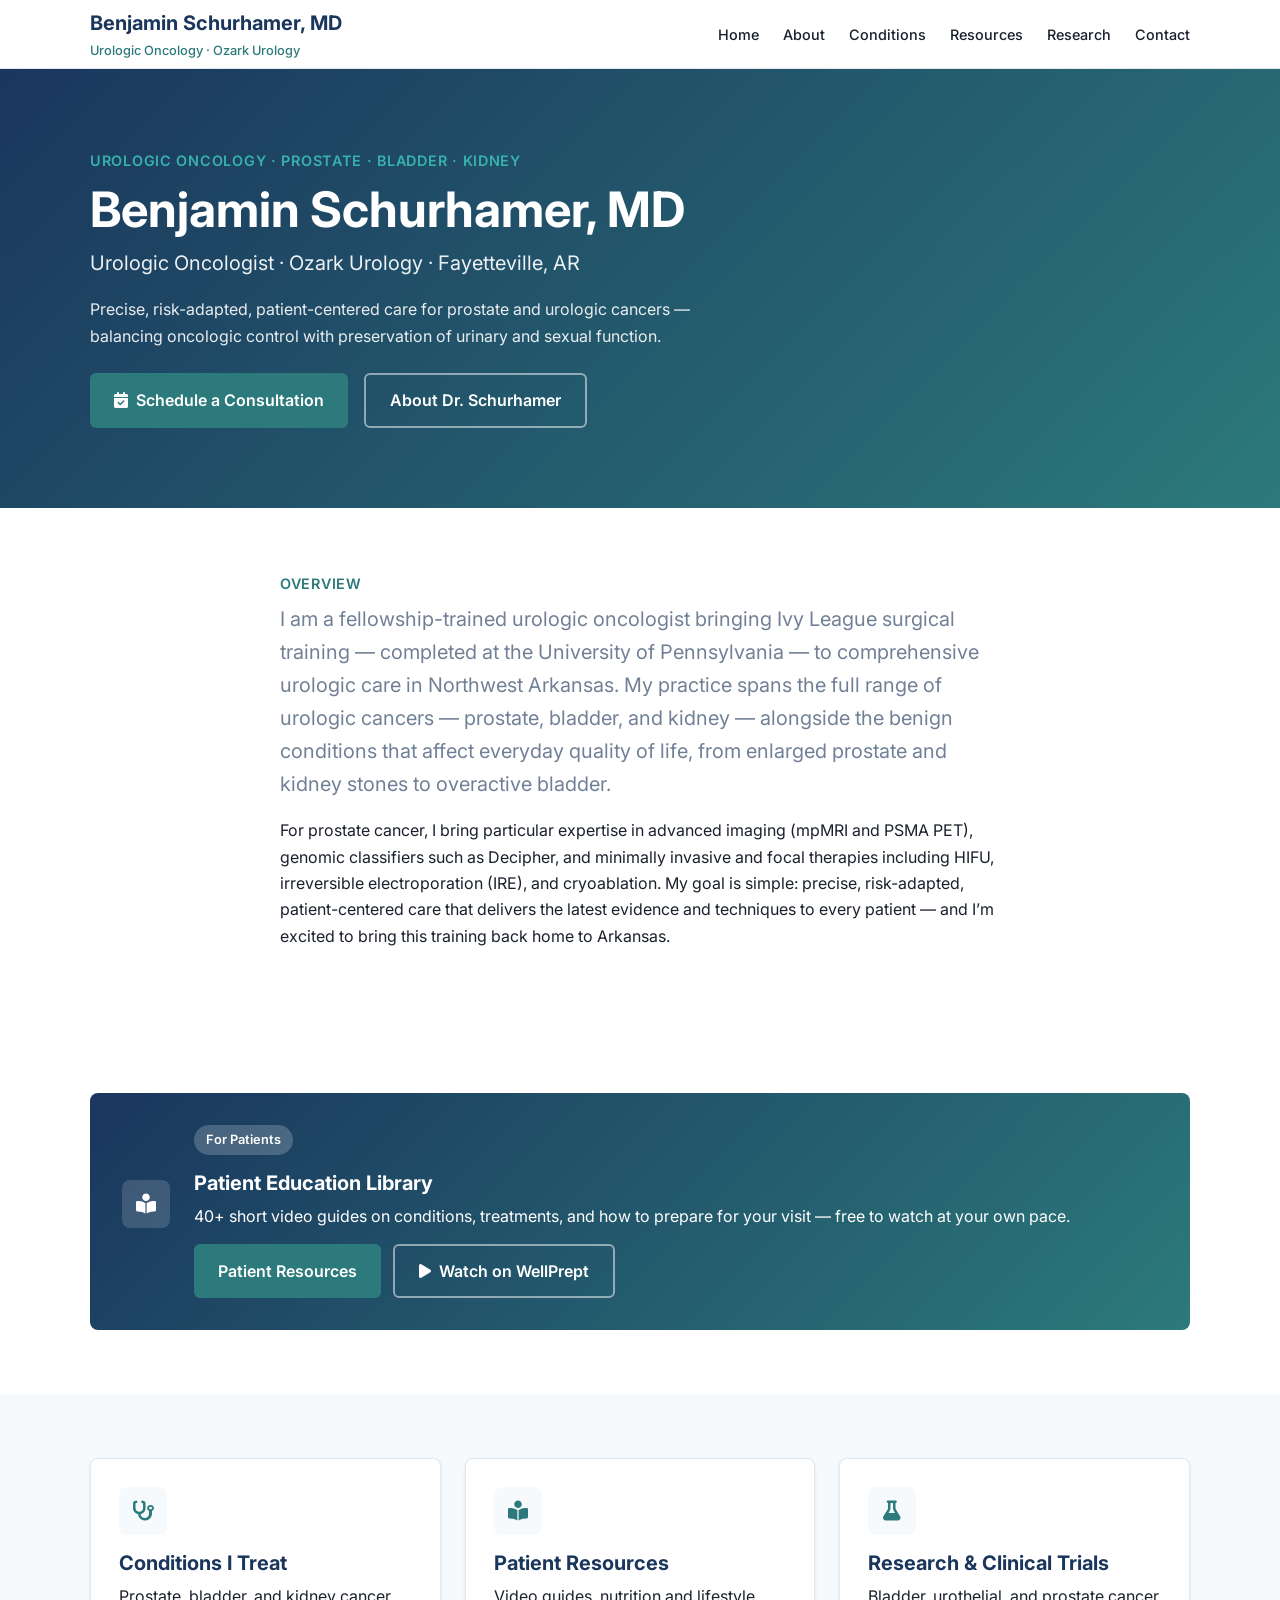
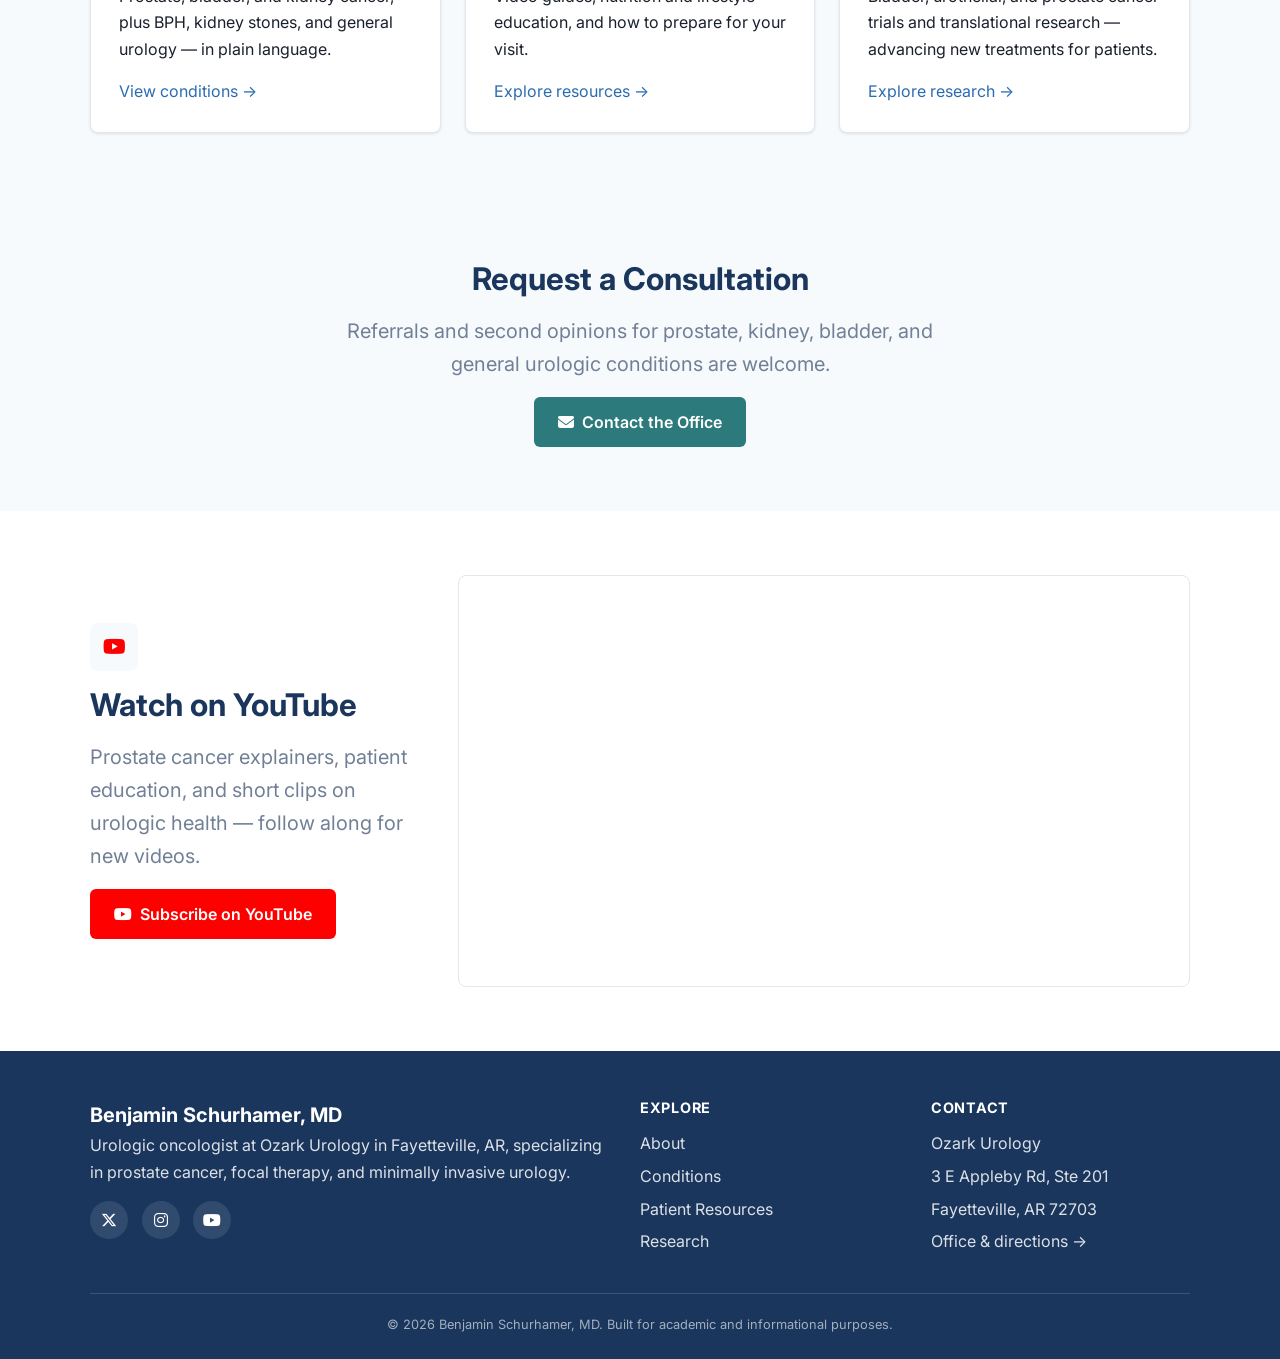
<file: index.html>
<!DOCTYPE html>
<html lang="en">
<head>
  <meta charset="UTF-8">
  <!-- Google tag (gtag.js) -->
  <script async src="https://www.googletagmanager.com/gtag/js?id=G-5ZLYLXT3M9"></script>
  <script>
    window.dataLayer = window.dataLayer || [];
    function gtag(){dataLayer.push(arguments);}
    gtag('js', new Date());
    gtag('config', 'G-5ZLYLXT3M9');
  </script>
  <meta name="viewport" content="width=device-width, initial-scale=1.0">
  <meta name="theme-color" content="#1a365d">
  <title>Benjamin Schurhamer, MD — Urologic Oncology | Fayetteville, AR</title>
  <meta name="description" content="Benjamin Schurhamer, MD — urologic oncologist in Fayetteville, AR specializing in prostate cancer, focal therapy, and minimally invasive urology.">
  <link rel="canonical" href="https://benschurhamer.com/">
  <meta property="og:type" content="website">
  <meta property="og:title" content="Benjamin Schurhamer, MD — Urologic Oncology">
  <meta property="og:description" content="Prostate cancer, focal therapy, advanced imaging, and minimally invasive urology at Ozark Urology, Fayetteville, AR.">
  <meta property="og:url" content="https://benschurhamer.com/">
  <meta property="og:image" content="https://benschurhamer.com/assets/images/headshot.jpg">
  <meta name="twitter:card" content="summary_large_image">
  <meta name="twitter:image" content="https://benschurhamer.com/assets/images/headshot.jpg">
  <link rel="preconnect" href="https://fonts.googleapis.com">
  <link rel="preconnect" href="https://fonts.gstatic.com" crossorigin>
  <link href="https://fonts.googleapis.com/css2?family=Inter:wght@400;500;600;700;800&display=swap" rel="stylesheet">
  <link rel="stylesheet" href="https://cdnjs.cloudflare.com/ajax/libs/font-awesome/6.5.1/css/all.min.css">
  <link rel="stylesheet" href="css/style.css">
  <link rel="icon" href="assets/favicon.svg" type="image/svg+xml">
  <link rel="apple-touch-icon" href="assets/apple-touch-icon.png">
  <script type="application/ld+json">
  {
    "@context": "https://schema.org",
    "@type": "Physician",
    "name": "Benjamin Schurhamer, MD",
    "medicalSpecialty": "Urologic Oncology",
    "url": "https://benschurhamer.com/",
    "telephone": "+1-479-404-1100",
    "image": "https://benschurhamer.com/assets/images/headshot.jpg",
    "memberOf": { "@type": "MedicalOrganization", "name": "Ozark Urology" },
    "address": {
      "@type": "PostalAddress",
      "streetAddress": "3 E Appleby Rd, Ste 201",
      "addressLocality": "Fayetteville",
      "addressRegion": "AR",
      "postalCode": "72703",
      "addressCountry": "US"
    },
    "areaServed": ["Arkansas", "Oklahoma", "Missouri", "Kansas", "New Jersey", "Pennsylvania"],
    "sameAs": [
      "https://x.com/beschur",
      "https://instagram.com/dr.schurhamer",
      "https://www.youtube.com/@benschurhamermd"
    ]
  }
  </script>
  <script type="application/ld+json">
  {
    "@context": "https://schema.org",
    "@type": "MedicalClinic",
    "name": "Benjamin Schurhamer, MD — Ozark Urology",
    "url": "https://benschurhamer.com/",
    "telephone": "+1-479-404-1100",
    "image": "https://benschurhamer.com/assets/images/headshot.jpg",
    "medicalSpecialty": "Urology",
    "address": {
      "@type": "PostalAddress",
      "streetAddress": "3 E Appleby Rd, Ste 201",
      "addressLocality": "Fayetteville",
      "addressRegion": "AR",
      "postalCode": "72703",
      "addressCountry": "US"
    },
    "areaServed": ["Northwest Arkansas", "Fayetteville", "Springdale", "Rogers", "Bentonville"]
  }
  </script>
</head>
<body>
  <a href="#main" class="skip-link">Skip to content</a>

  <header class="nav">
    <div class="nav-inner">
      <a href="/" class="nav-brand">Benjamin Schurhamer, MD<small>Urologic Oncology · Ozark Urology</small></a>
      <button class="nav-toggle" aria-label="Toggle navigation" aria-expanded="false"><i class="fa-solid fa-bars"></i></button>
      <ul class="nav-links">
        <li><a href="/">Home</a></li>
        <li><a href="about">About</a></li>
        <li><a href="conditions">Conditions</a></li>
        <li><a href="resources">Resources</a></li>
        <li><a href="research">Research</a></li>
        <li><a href="team">Contact</a></li>
      </ul>
    </div>
  </header>

  <main id="main">
    <!-- Hero -->
    <section class="hero">
      <div class="container">
        <p class="eyebrow">Urologic Oncology · Prostate · Bladder · Kidney</p>
        <h1>Benjamin Schurhamer, MD</h1>
        <p class="lead" style="color:rgba(255,255,255,.92)">Urologic Oncologist · Ozark Urology · Fayetteville, AR</p>
        <p>Precise, risk-adapted, patient-centered care for prostate and urologic cancers &mdash; balancing oncologic control with preservation of urinary and sexual function.</p>
        <div class="hero-actions">
          <a href="team" class="btn btn-accent"><i class="fa-solid fa-calendar-check"></i> Schedule a Consultation</a>
          <a href="about" class="btn btn-outline">About Dr. Schurhamer</a>
        </div>
      </div>
    </section>

    <!-- Intro -->
    <section class="section">
      <div class="container" style="max-width:760px">
        <p class="eyebrow">Overview</p>
        <p class="lead">I am a fellowship-trained urologic oncologist bringing Ivy League surgical training &mdash; completed at the University of Pennsylvania &mdash; to comprehensive urologic care in Northwest Arkansas. My practice spans the full range of urologic cancers &mdash; prostate, bladder, and kidney &mdash; alongside the benign conditions that affect everyday quality of life, from enlarged prostate and kidney stones to overactive bladder.</p>
        <p>For prostate cancer, I bring particular expertise in advanced imaging (mpMRI and PSMA PET), genomic classifiers such as Decipher, and minimally invasive and focal therapies including HIFU, irreversible electroporation (IRE), and cryoablation. My goal is simple: precise, risk-adapted, patient-centered care that delivers the latest evidence and techniques to every patient &mdash; and I&rsquo;m excited to bring this training back home to Arkansas.</p>
      </div>
    </section>

    <!-- Patient education band -->
    <section class="section">
      <div class="container">
        <div class="callout wp-feature">
          <div class="card-icon" style="flex:none"><i class="fa-solid fa-book-open-reader"></i></div>
          <div>
            <span class="badge" style="background:rgba(255,255,255,.2);color:#fff;border-color:transparent">For Patients</span>
            <h3 style="margin:.5rem 0">Patient Education Library</h3>
            <p style="margin:0 0 .9rem">40+ short video guides on conditions, treatments, and how to prepare for your visit &mdash; free to watch at your own pace.</p>
            <div style="display:flex;flex-wrap:wrap;gap:.75rem">
              <a href="resources" class="btn btn-accent">Patient Resources</a>
              <a href="https://app.wellprept.com/ben-schurhamer" target="_blank" rel="noopener" class="btn btn-outline" style="color:#fff;border-color:rgba(255,255,255,.5)"><i class="fa-solid fa-play"></i> Watch on WellPrept</a>
            </div>
          </div>
        </div>
      </div>
    </section>

    <!-- Highlight cards -->
    <section class="section section-alt">
      <div class="container">
        <div class="cards cards-3">
          <article class="card">
            <div class="card-icon"><i class="fa-solid fa-stethoscope"></i></div>
            <h3><a href="conditions">Conditions I Treat</a></h3>
            <p>Prostate, bladder, and kidney cancer, plus BPH, kidney stones, and general urology &mdash; in plain language.</p>
            <a href="conditions">View conditions &rarr;</a>
          </article>
          <article class="card">
            <div class="card-icon"><i class="fa-solid fa-book-open-reader"></i></div>
            <h3><a href="resources">Patient Resources</a></h3>
            <p>Video guides, nutrition and lifestyle education, and how to prepare for your visit.</p>
            <a href="resources">Explore resources &rarr;</a>
          </article>
          <article class="card">
            <div class="card-icon"><i class="fa-solid fa-flask"></i></div>
            <h3><a href="research">Research &amp; Clinical Trials</a></h3>
            <p>Bladder, urothelial, and prostate cancer trials and translational research &mdash; advancing new treatments for patients.</p>
            <a href="research">Explore research &rarr;</a>
          </article>
        </div>
      </div>
    </section>

    <!-- CTA -->
    <section class="section section-alt text-center">
      <div class="container" style="max-width:640px">
        <h2>Request a Consultation</h2>
        <p class="lead">Referrals and second opinions for prostate, kidney, bladder, and general urologic conditions are welcome.</p>
        <a href="team" class="btn btn-accent"><i class="fa-solid fa-envelope"></i> Contact the Office</a>
      </div>
    </section>

    <!-- YouTube -->
    <section class="section">
      <div class="container">
        <div class="two-col" style="align-items:center">
          <div>
            <div class="card-icon" style="margin:0 0 1rem;color:#FF0000"><i class="fa-brands fa-youtube"></i></div>
            <h2 style="margin-top:0">Watch on YouTube</h2>
            <p class="lead">Prostate cancer explainers, patient education, and short clips on urologic health &mdash; follow along for new videos.</p>
            <a href="https://www.youtube.com/@benschurhamermd?sub_confirmation=1" target="_blank" rel="noopener" class="btn" style="background:#FF0000"><i class="fa-brands fa-youtube"></i> Subscribe on YouTube</a>
          </div>
          <div style="aspect-ratio:16/9;border-radius:var(--radius);overflow:hidden;border:1px solid var(--color-border)">
            <iframe width="100%" height="100%" src="https://www.youtube-nocookie.com/embed/Y9mApdZ2m7c" title="YouTube video by Benjamin Schurhamer, MD" frameborder="0" allow="accelerometer; autoplay; clipboard-write; encrypted-media; gyroscope; picture-in-picture; web-share" referrerpolicy="strict-origin-when-cross-origin" allowfullscreen loading="lazy" style="display:block;border:0"></iframe>
          </div>
        </div>
      </div>
    </section>
  </main>

  <!-- Footer -->
  <footer class="footer">
    <div class="container">
      <div class="footer-grid">
        <div class="footer-brand">
          <strong>Benjamin Schurhamer, MD</strong>
          <p>Urologic oncologist at Ozark Urology in Fayetteville, AR, specializing in prostate cancer, focal therapy, and minimally invasive urology.</p>
          <div class="footer-social">
            <a class="js-social-x" href="https://x.com/beschur" target="_blank" rel="noopener" aria-label="X (Twitter)"><i class="fa-brands fa-x-twitter"></i></a>
            <a class="js-social-ig" href="https://instagram.com/dr.schurhamer" target="_blank" rel="noopener" aria-label="Instagram"><i class="fa-brands fa-instagram"></i></a>
            <a href="https://www.youtube.com/@benschurhamermd" target="_blank" rel="noopener" aria-label="YouTube"><i class="fa-brands fa-youtube"></i></a>
          </div>
        </div>
        <div>
          <h4>Explore</h4>
          <ul>
            <li><a href="about">About</a></li>
            <li><a href="conditions">Conditions</a></li>
            <li><a href="resources">Patient Resources</a></li>
                <li><a href="research">Research</a></li>
              </ul>
        </div>
        <div>
          <h4>Contact</h4>
          <ul>
            <li>Ozark Urology</li>
            <li>3 E Appleby Rd, Ste 201</li>
            <li>Fayetteville, AR 72703</li>
            <li><a href="team">Office &amp; directions &rarr;</a></li>
          </ul>
        </div>
      </div>
      <div class="footer-bottom">&copy; <span class="js-year">2026</span> Benjamin Schurhamer, MD. Built for academic and informational purposes.</div>
    </div>
  </footer>

  <script src="js/main.js" defer></script>
</body>
</html>
</file>
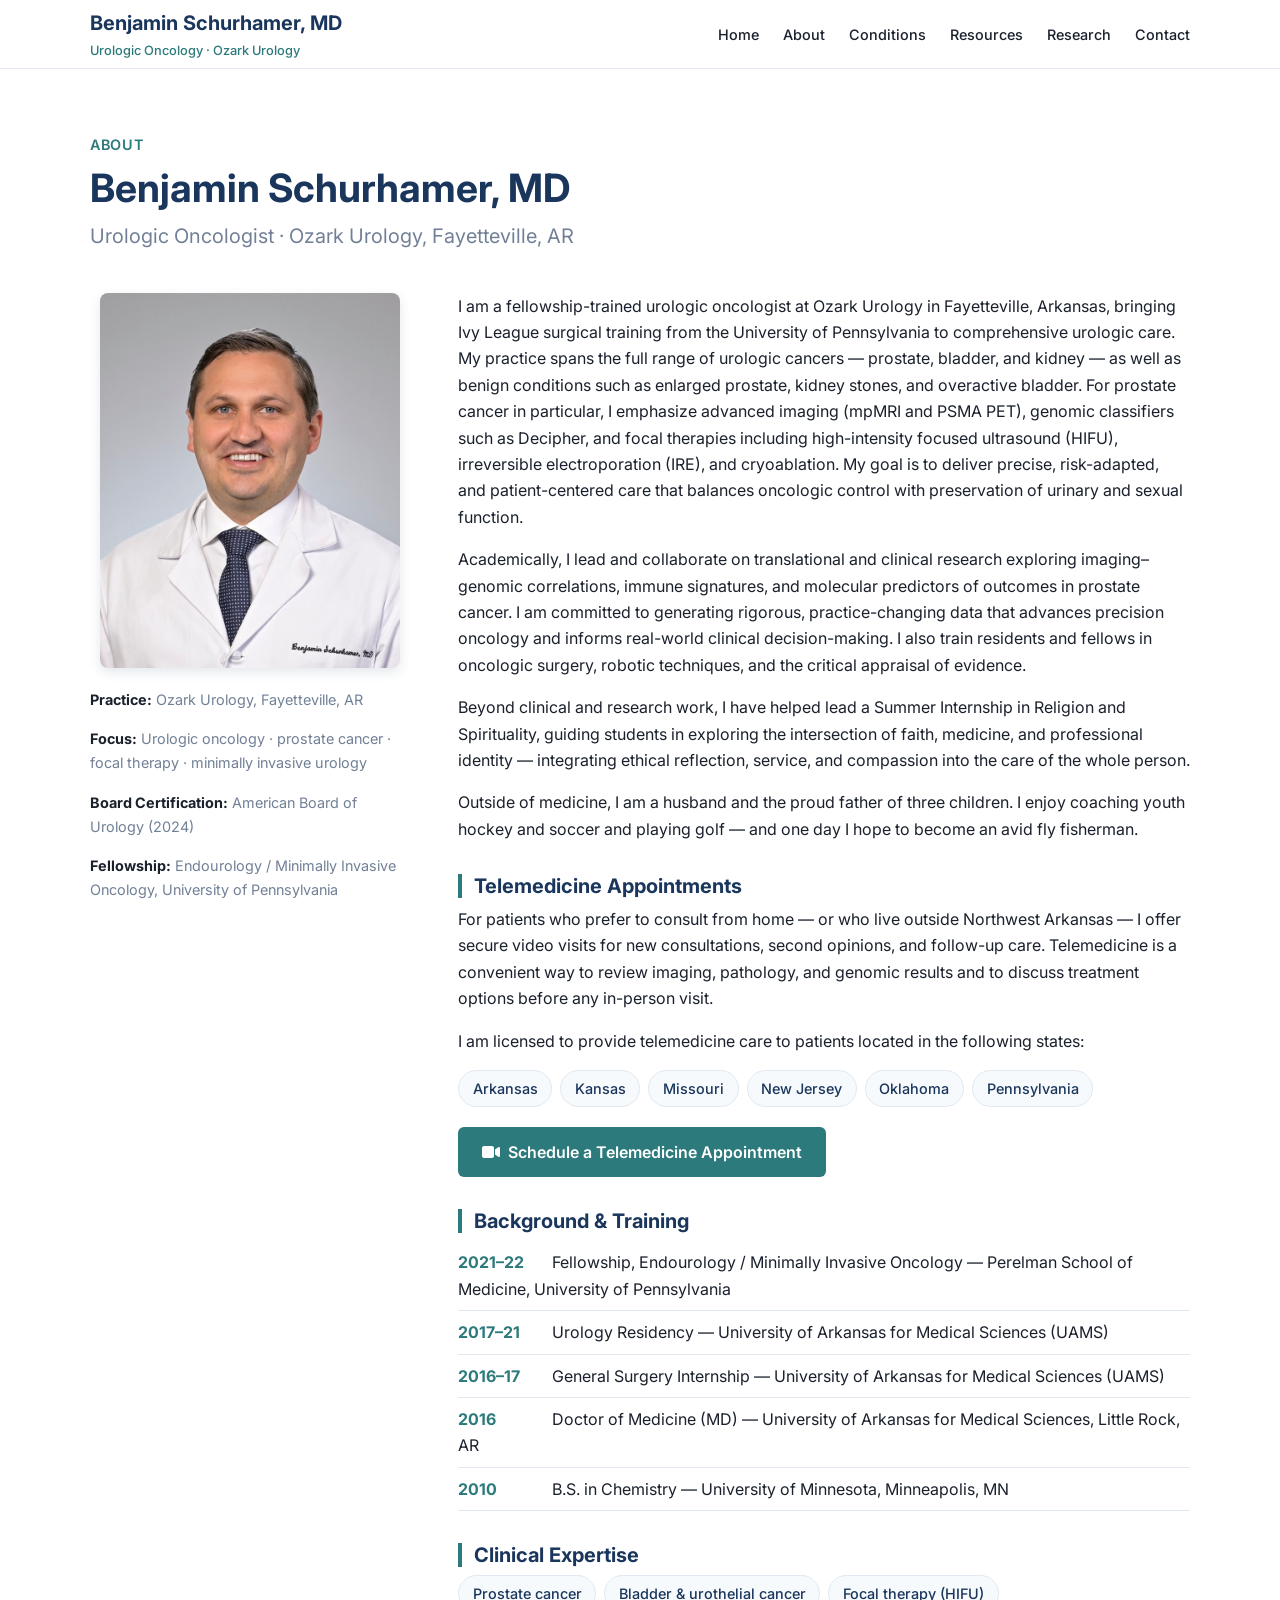
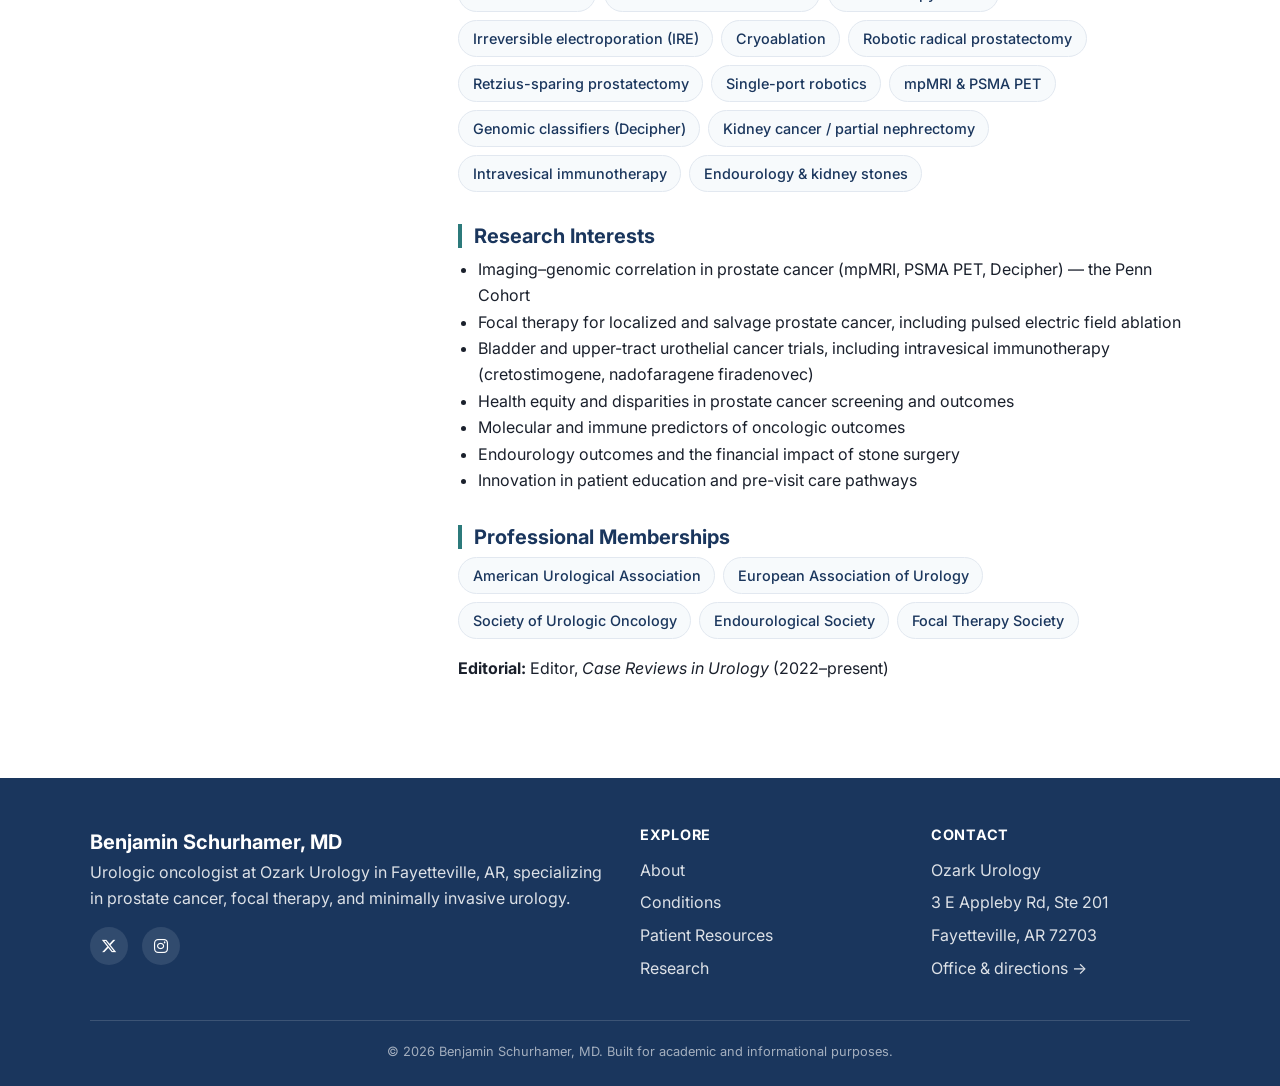
<file: about.html>
<!DOCTYPE html>
<html lang="en">
<head>
  <meta charset="UTF-8">
  <!-- Google tag (gtag.js) -->
  <script async src="https://www.googletagmanager.com/gtag/js?id=G-5ZLYLXT3M9"></script>
  <script>
    window.dataLayer = window.dataLayer || [];
    function gtag(){dataLayer.push(arguments);}
    gtag('js', new Date());
    gtag('config', 'G-5ZLYLXT3M9');
  </script>
  <meta name="viewport" content="width=device-width, initial-scale=1.0">
  <meta name="theme-color" content="#1a365d">
  <title>About — Benjamin Schurhamer, MD | Urologic Oncology</title>
  <meta name="description" content="Benjamin Schurhamer, MD — fellowship-trained urologic oncologist in Fayetteville, AR. Expertise in prostate cancer, focal therapy, and precision urology.">
  <link rel="canonical" href="https://benschurhamer.com/about">
  <meta property="og:type" content="profile">
  <meta property="og:title" content="About — Benjamin Schurhamer, MD">
  <meta property="og:description" content="Urologic oncologist at Ozark Urology specializing in prostate cancer, focal therapy, advanced imaging, and genomics.">
  <meta property="og:url" content="https://benschurhamer.com/about">
  <meta property="og:image" content="https://benschurhamer.com/assets/images/headshot.jpg">
  <meta name="twitter:card" content="summary_large_image">
  <meta name="twitter:image" content="https://benschurhamer.com/assets/images/headshot.jpg">
  <link rel="preconnect" href="https://fonts.googleapis.com">
  <link rel="preconnect" href="https://fonts.gstatic.com" crossorigin>
  <link href="https://fonts.googleapis.com/css2?family=Inter:wght@400;500;600;700;800&display=swap" rel="stylesheet">
  <link rel="stylesheet" href="https://cdnjs.cloudflare.com/ajax/libs/font-awesome/6.5.1/css/all.min.css">
  <link rel="stylesheet" href="css/style.css">
  <link rel="icon" href="assets/favicon.svg" type="image/svg+xml">
  <link rel="apple-touch-icon" href="assets/apple-touch-icon.png">
  <script type="application/ld+json">
  {
    "@context": "https://schema.org",
    "@type": "Physician",
    "name": "Benjamin Schurhamer, MD",
    "medicalSpecialty": "Urologic Oncology",
    "telephone": "+1-479-404-1100",
    "image": "assets/images/headshot.jpg",
    "memberOf": { "@type": "MedicalOrganization", "name": "Ozark Urology" },
    "address": {
      "@type": "PostalAddress",
      "streetAddress": "3 E Appleby Rd, Ste 201",
      "addressLocality": "Fayetteville",
      "addressRegion": "AR",
      "postalCode": "72703",
      "addressCountry": "US"
    },
    "sameAs": [
      "https://x.com/beschur",
      "https://instagram.com/dr.schurhamer"
    ]
  }
  </script>
</head>
<body>
  <a href="#main" class="skip-link">Skip to content</a>

  <header class="nav">
    <div class="nav-inner">
      <a href="/" class="nav-brand">Benjamin Schurhamer, MD<small>Urologic Oncology · Ozark Urology</small></a>
      <button class="nav-toggle" aria-label="Toggle navigation" aria-expanded="false"><i class="fa-solid fa-bars"></i></button>
      <ul class="nav-links">
        <li><a href="/">Home</a></li>
        <li><a href="about">About</a></li>
        <li><a href="conditions">Conditions</a></li>
        <li><a href="resources">Resources</a></li>
        <li><a href="research">Research</a></li>
        <li><a href="team">Contact</a></li>
      </ul>
    </div>
  </header>

  <main id="main" class="section">
    <div class="container">
      <p class="eyebrow">About</p>
      <h1>Benjamin Schurhamer, MD</h1>
      <p class="lead">Urologic Oncologist · Ozark Urology, Fayetteville, AR</p>

      <div class="two-col" style="margin-top:2.5rem">
        <aside class="profile-aside">
          <img src="assets/images/headshot.jpg" alt="Portrait of Benjamin Schurhamer, MD" class="profile-photo" width="720" height="900">
          <div class="meta">
            <p><strong>Practice:</strong> Ozark Urology, Fayetteville, AR</p>
            <p><strong>Focus:</strong> Urologic oncology · prostate cancer · focal therapy · minimally invasive urology</p>
            <p><strong>Board Certification:</strong> American Board of Urology (2024)</p>
            <p><strong>Fellowship:</strong> Endourology / Minimally Invasive Oncology, University of Pennsylvania</p>
          </div>
        </aside>

        <div>
          <section class="bio-block">
            <p>I am a fellowship-trained urologic oncologist at Ozark Urology in Fayetteville, Arkansas, bringing Ivy League surgical training from the University of Pennsylvania to comprehensive urologic care. My practice spans the full range of urologic cancers &mdash; prostate, bladder, and kidney &mdash; as well as benign conditions such as enlarged prostate, kidney stones, and overactive bladder. For prostate cancer in particular, I emphasize advanced imaging (mpMRI and PSMA PET), genomic classifiers such as Decipher, and focal therapies including high-intensity focused ultrasound (HIFU), irreversible electroporation (IRE), and cryoablation. My goal is to deliver precise, risk-adapted, and patient-centered care that balances oncologic control with preservation of urinary and sexual function.</p>
            <p>Academically, I lead and collaborate on translational and clinical research exploring imaging&ndash;genomic correlations, immune signatures, and molecular predictors of outcomes in prostate cancer. I am committed to generating rigorous, practice-changing data that advances precision oncology and informs real-world clinical decision-making. I also train residents and fellows in oncologic surgery, robotic techniques, and the critical appraisal of evidence.</p>
            <p>Beyond clinical and research work, I have helped lead a Summer Internship in Religion and Spirituality, guiding students in exploring the intersection of faith, medicine, and professional identity &mdash; integrating ethical reflection, service, and compassion into the care of the whole person.</p>
            <p>Outside of medicine, I am a husband and the proud father of three children. I enjoy coaching youth hockey and soccer and playing golf &mdash; and one day I hope to become an avid fly fisherman.</p>
          </section>

          <section class="bio-block">
            <h3>Telemedicine Appointments</h3>
            <p>For patients who prefer to consult from home &mdash; or who live outside Northwest Arkansas &mdash; I offer secure video visits for new consultations, second opinions, and follow-up care. Telemedicine is a convenient way to review imaging, pathology, and genomic results and to discuss treatment options before any in-person visit.</p>
            <p>I am licensed to provide telemedicine care to patients located in the following states:</p>
            <ul class="pill-list">
              <li class="pill">Arkansas</li>
              <li class="pill">Kansas</li>
              <li class="pill">Missouri</li>
              <li class="pill">New Jersey</li>
              <li class="pill">Oklahoma</li>
              <li class="pill">Pennsylvania</li>
            </ul>
            <p style="margin-top:1.25rem"><a class="btn btn-accent" href="team"><i class="fa-solid fa-video"></i> Schedule a Telemedicine Appointment</a></p>
          </section>

          <section class="bio-block">
            <h3>Background &amp; Training</h3>
            <ul class="timeline">
              <li><span class="year">2021&ndash;22</span> Fellowship, Endourology / Minimally Invasive Oncology — Perelman School of Medicine, University of Pennsylvania</li>
              <li><span class="year">2017&ndash;21</span> Urology Residency — University of Arkansas for Medical Sciences (UAMS)</li>
              <li><span class="year">2016&ndash;17</span> General Surgery Internship — University of Arkansas for Medical Sciences (UAMS)</li>
              <li><span class="year">2016</span> Doctor of Medicine (MD) — University of Arkansas for Medical Sciences, Little Rock, AR</li>
              <li><span class="year">2010</span> B.S. in Chemistry — University of Minnesota, Minneapolis, MN</li>
            </ul>
          </section>

          <section class="bio-block">
            <h3>Clinical Expertise</h3>
            <ul class="pill-list">
              <li class="pill">Prostate cancer</li>
              <li class="pill">Bladder &amp; urothelial cancer</li>
              <li class="pill">Focal therapy (HIFU)</li>
              <li class="pill">Irreversible electroporation (IRE)</li>
              <li class="pill">Cryoablation</li>
              <li class="pill">Robotic radical prostatectomy</li>
              <li class="pill">Retzius-sparing prostatectomy</li>
              <li class="pill">Single-port robotics</li>
              <li class="pill">mpMRI &amp; PSMA PET</li>
              <li class="pill">Genomic classifiers (Decipher)</li>
              <li class="pill">Kidney cancer / partial nephrectomy</li>
              <li class="pill">Intravesical immunotherapy</li>
              <li class="pill">Endourology &amp; kidney stones</li>
            </ul>
          </section>

          <section class="bio-block">
            <h3>Research Interests</h3>
            <ul>
              <li>Imaging&ndash;genomic correlation in prostate cancer (mpMRI, PSMA PET, Decipher) — the Penn Cohort</li>
              <li>Focal therapy for localized and salvage prostate cancer, including pulsed electric field ablation</li>
              <li>Bladder and upper-tract urothelial cancer trials, including intravesical immunotherapy (cretostimogene, nadofaragene firadenovec)</li>
              <li>Health equity and disparities in prostate cancer screening and outcomes</li>
              <li>Molecular and immune predictors of oncologic outcomes</li>
              <li>Endourology outcomes and the financial impact of stone surgery</li>
              <li>Innovation in patient education and pre-visit care pathways</li>
            </ul>
          </section>

          <section class="bio-block">
            <h3>Professional Memberships</h3>
            <ul class="pill-list">
              <li class="pill">American Urological Association</li>
              <li class="pill">European Association of Urology</li>
              <li class="pill">Society of Urologic Oncology</li>
              <li class="pill">Endourological Society</li>
              <li class="pill">Focal Therapy Society</li>
            </ul>
            <p style="margin-top:1rem"><strong>Editorial:</strong> Editor, <em>Case Reviews in Urology</em> (2022&ndash;present)</p>
          </section>
        </div>
      </div>
    </div>
  </main>

  <footer class="footer">
    <div class="container">
      <div class="footer-grid">
        <div class="footer-brand">
          <strong>Benjamin Schurhamer, MD</strong>
          <p>Urologic oncologist at Ozark Urology in Fayetteville, AR, specializing in prostate cancer, focal therapy, and minimally invasive urology.</p>
          <div class="footer-social">
            <a class="js-social-x" href="https://x.com/beschur" target="_blank" rel="noopener" aria-label="X (Twitter)"><i class="fa-brands fa-x-twitter"></i></a>
            <a class="js-social-ig" href="https://instagram.com/dr.schurhamer" target="_blank" rel="noopener" aria-label="Instagram"><i class="fa-brands fa-instagram"></i></a>
          </div>
        </div>
        <div>
          <h4>Explore</h4>
          <ul>
            <li><a href="about">About</a></li>
            <li><a href="conditions">Conditions</a></li>
            <li><a href="resources">Patient Resources</a></li>
                <li><a href="research">Research</a></li>
              </ul>
        </div>
        <div>
          <h4>Contact</h4>
          <ul>
            <li>Ozark Urology</li>
            <li>3 E Appleby Rd, Ste 201</li>
            <li>Fayetteville, AR 72703</li>
            <li><a href="team">Office &amp; directions &rarr;</a></li>
          </ul>
        </div>
      </div>
      <div class="footer-bottom">&copy; <span class="js-year">2026</span> Benjamin Schurhamer, MD. Built for academic and informational purposes.</div>
    </div>
  </footer>

  <script src="js/main.js" defer></script>
</body>
</html>
</file>
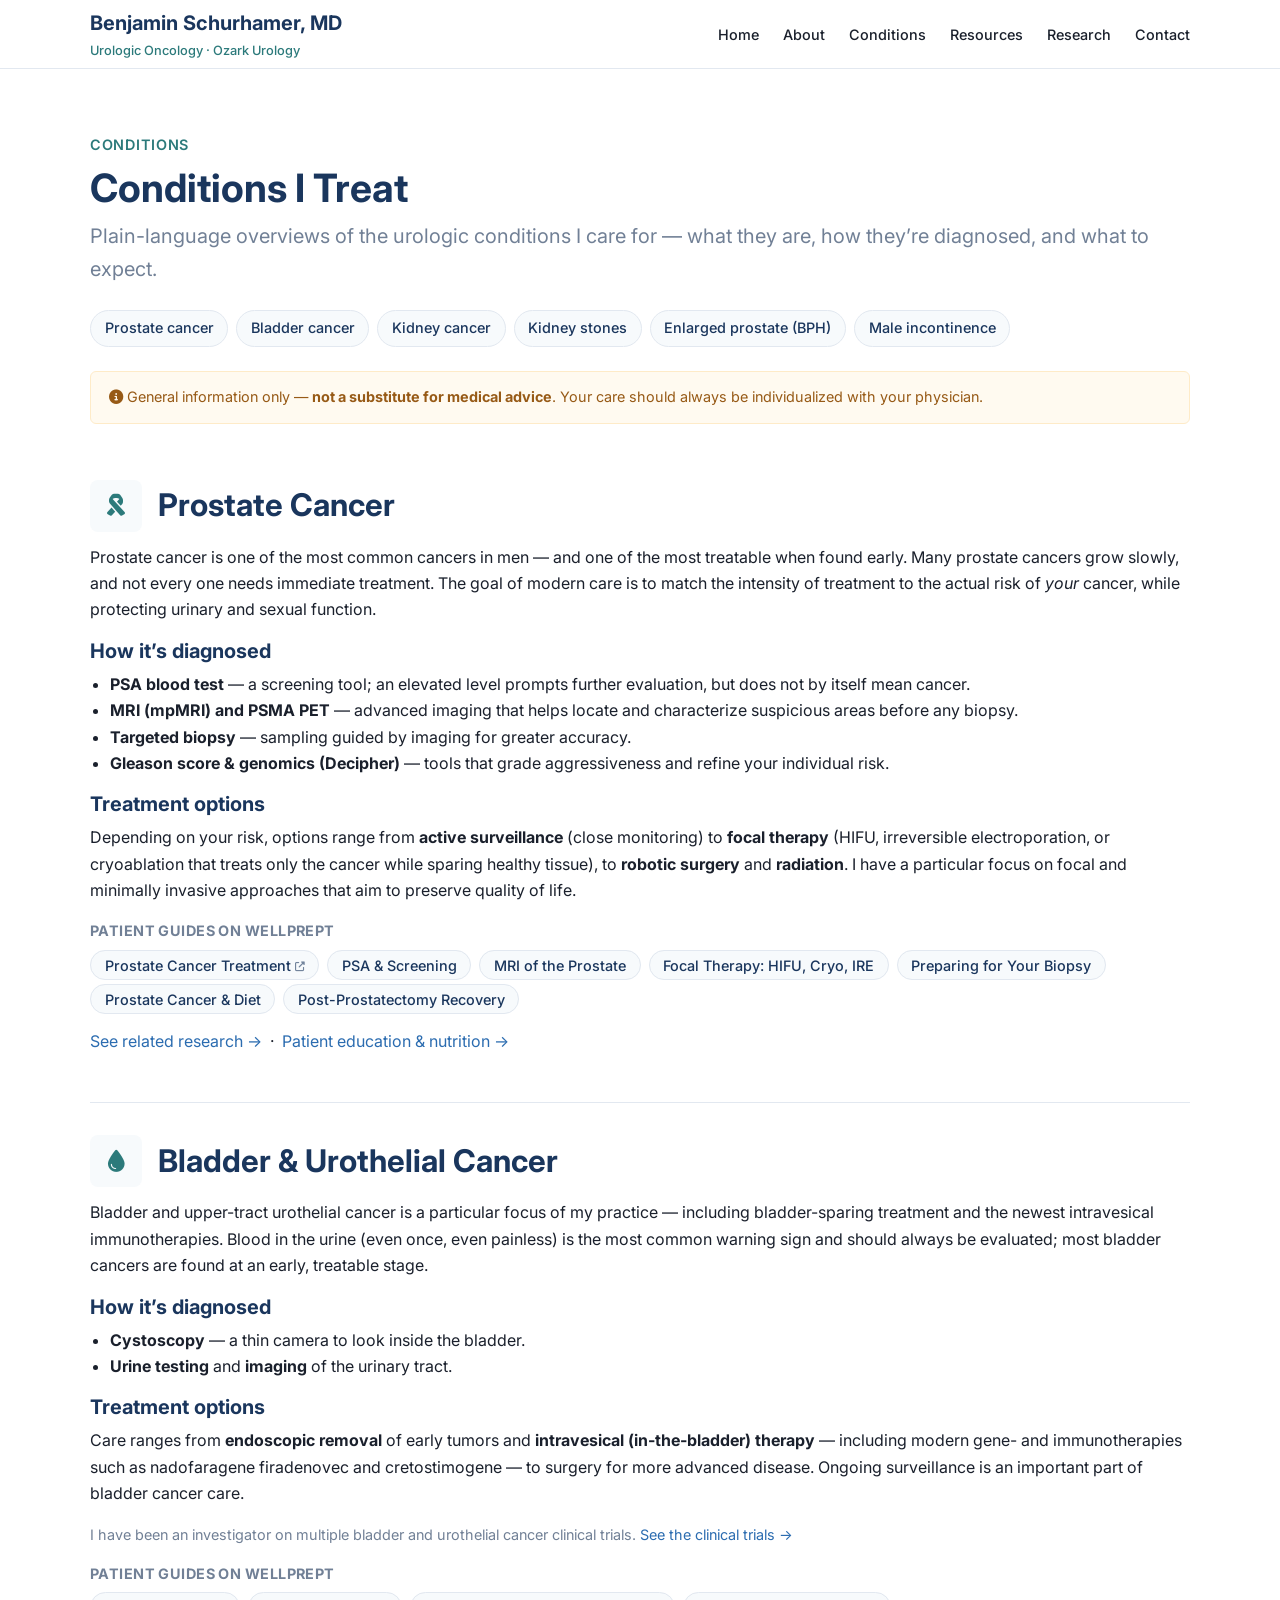
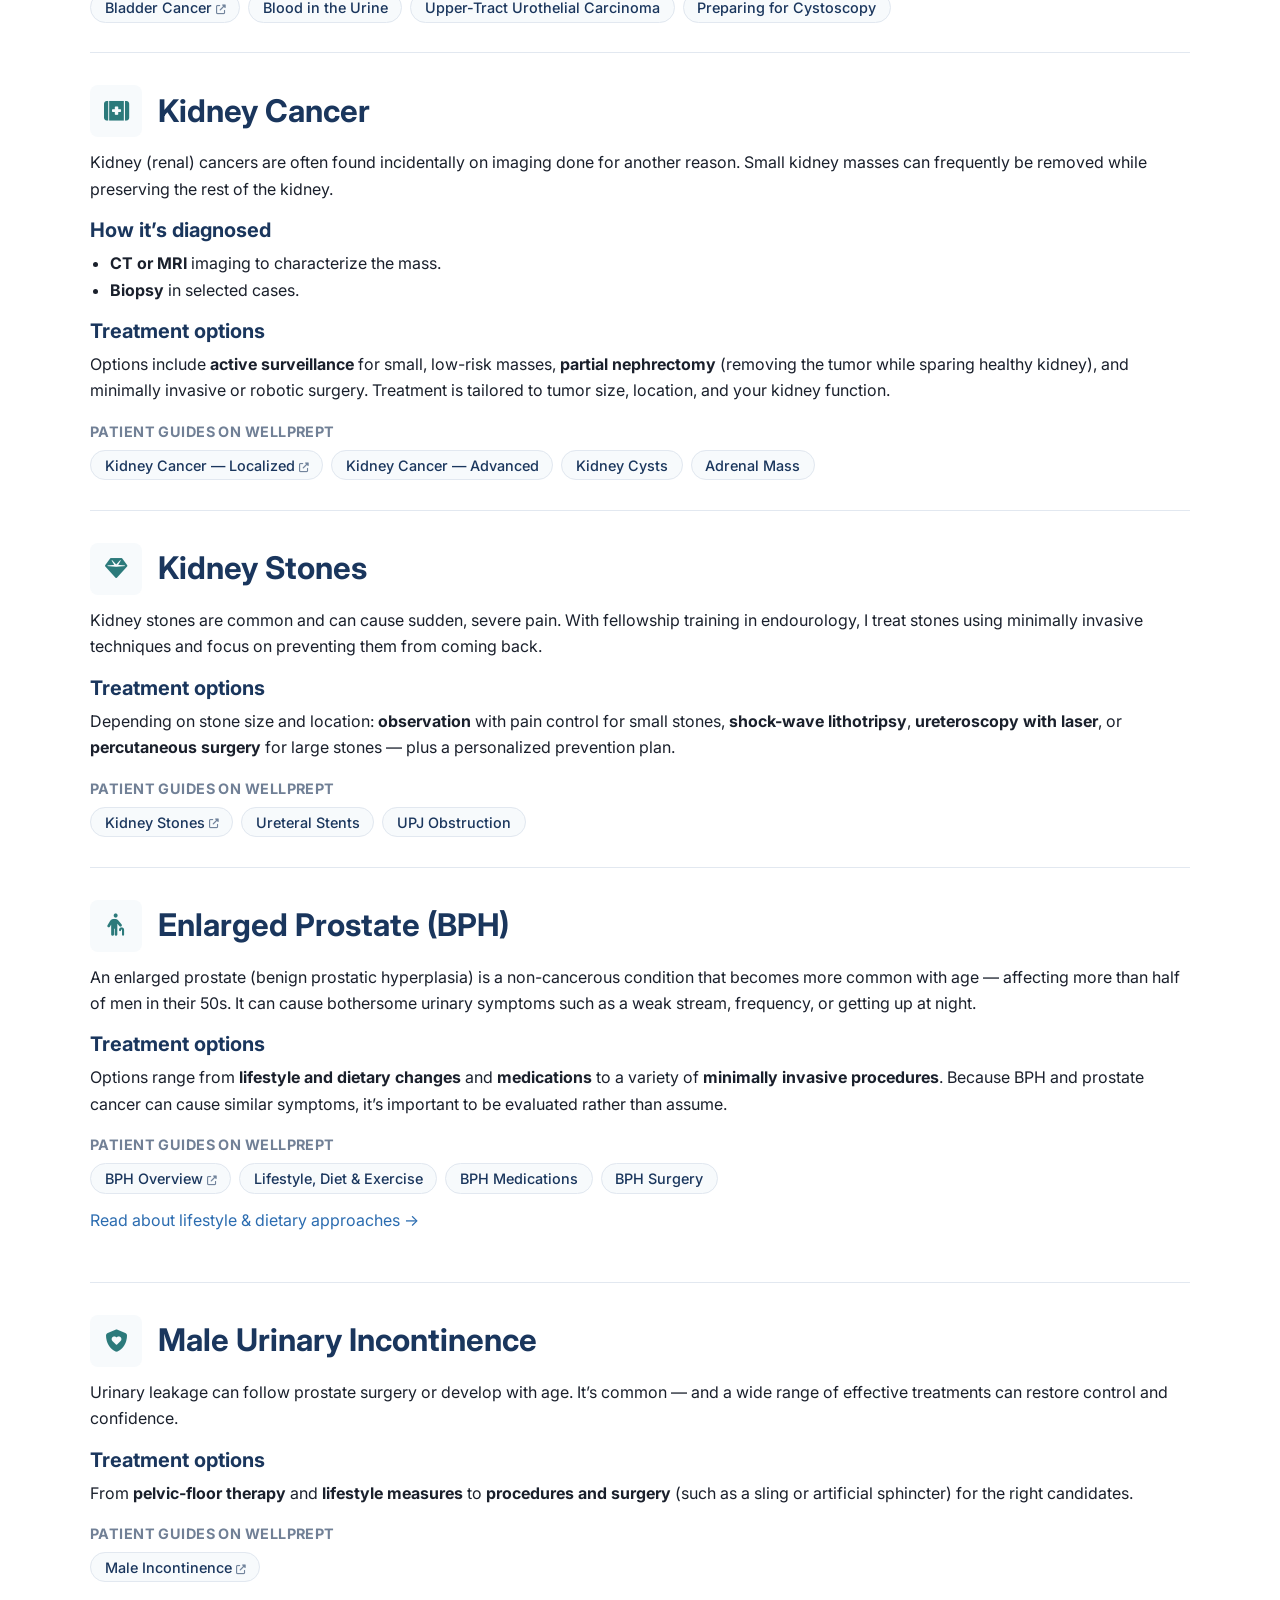
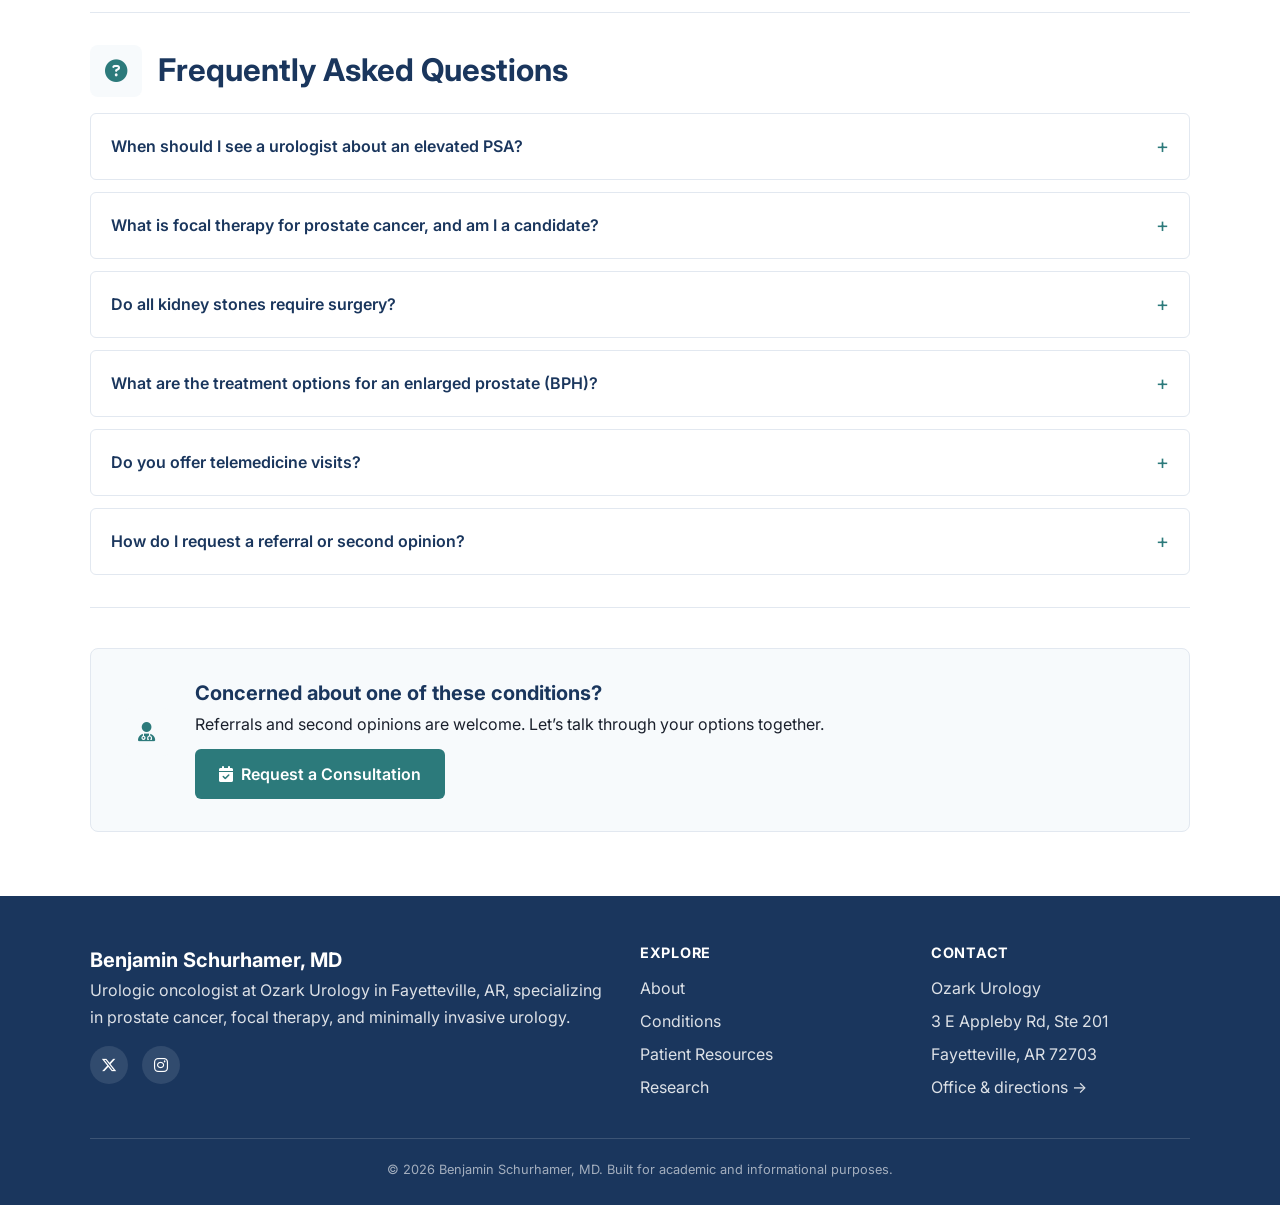
<file: conditions.html>
<!DOCTYPE html>
<html lang="en">
<head>
  <meta charset="UTF-8">
  <!-- Google tag (gtag.js) -->
  <script async src="https://www.googletagmanager.com/gtag/js?id=G-5ZLYLXT3M9"></script>
  <script>
    window.dataLayer = window.dataLayer || [];
    function gtag(){dataLayer.push(arguments);}
    gtag('js', new Date());
    gtag('config', 'G-5ZLYLXT3M9');
  </script>
  <meta name="viewport" content="width=device-width, initial-scale=1.0">
  <meta name="theme-color" content="#1a365d">
  <title>Conditions I Treat — Benjamin Schurhamer, MD | Fayetteville, AR</title>
  <meta name="description" content="Prostate, kidney, and bladder cancer, kidney stones, and BPH — conditions treated by urologic oncologist Benjamin Schurhamer, MD in Fayetteville, AR.">
  <link rel="canonical" href="https://benschurhamer.com/conditions">
  <meta property="og:type" content="website">
  <meta property="og:title" content="Conditions I Treat — Benjamin Schurhamer, MD">
  <meta property="og:description" content="Plain-language guides to prostate, kidney, and bladder cancer and other urologic conditions.">
  <meta property="og:url" content="https://benschurhamer.com/conditions">
  <meta property="og:image" content="https://benschurhamer.com/assets/images/headshot.jpg">
  <meta name="twitter:card" content="summary_large_image">
  <meta name="twitter:image" content="https://benschurhamer.com/assets/images/headshot.jpg">
  <link rel="preconnect" href="https://fonts.googleapis.com">
  <link rel="preconnect" href="https://fonts.gstatic.com" crossorigin>
  <link href="https://fonts.googleapis.com/css2?family=Inter:wght@400;500;600;700;800&display=swap" rel="stylesheet">
  <link rel="stylesheet" href="https://cdnjs.cloudflare.com/ajax/libs/font-awesome/6.5.1/css/all.min.css">
  <link rel="stylesheet" href="css/style.css">
  <link rel="icon" href="assets/favicon.svg" type="image/svg+xml">
  <link rel="apple-touch-icon" href="assets/apple-touch-icon.png">
  <script type="application/ld+json">
  {
    "@context": "https://schema.org",
    "@type": "Physician",
    "name": "Benjamin Schurhamer, MD",
    "medicalSpecialty": "Urologic Oncology",
    "telephone": "+1-479-404-1100",
    "image": "assets/images/headshot.jpg",
    "memberOf": { "@type": "MedicalOrganization", "name": "Ozark Urology" },
    "address": {
      "@type": "PostalAddress",
      "streetAddress": "3 E Appleby Rd, Ste 201",
      "addressLocality": "Fayetteville",
      "addressRegion": "AR",
      "postalCode": "72703",
      "addressCountry": "US"
    },
    "sameAs": [
      "https://x.com/beschur",
      "https://instagram.com/dr.schurhamer"
    ]
  }
  </script>
</head>
<body>
  <a href="#main" class="skip-link">Skip to content</a>

  <header class="nav">
    <div class="nav-inner">
      <a href="/" class="nav-brand">Benjamin Schurhamer, MD<small>Urologic Oncology · Ozark Urology</small></a>
      <button class="nav-toggle" aria-label="Toggle navigation" aria-expanded="false"><i class="fa-solid fa-bars"></i></button>
      <ul class="nav-links">
        <li><a href="/">Home</a></li>
        <li><a href="about">About</a></li>
        <li><a href="conditions">Conditions</a></li>
        <li><a href="resources">Resources</a></li>
        <li><a href="research">Research</a></li>
        <li><a href="team">Contact</a></li>
      </ul>
    </div>
  </header>

  <main id="main" class="section">
    <div class="container">
      <p class="eyebrow">Conditions</p>
      <h1>Conditions I Treat</h1>
      <p class="lead">Plain-language overviews of the urologic conditions I care for &mdash; what they are, how they&rsquo;re diagnosed, and what to expect.</p>

      <nav class="anchor-nav" aria-label="Jump to condition">
        <a class="pill" href="#prostate">Prostate cancer</a>
        <a class="pill" href="#bladder">Bladder cancer</a>
        <a class="pill" href="#kidney">Kidney cancer</a>
        <a class="pill" href="#stones">Kidney stones</a>
        <a class="pill" href="#bph">Enlarged prostate (BPH)</a>
        <a class="pill" href="#incontinence">Male incontinence</a>
      </nav>

      <div class="disclaimer" style="margin-top:1.5rem">
        <i class="fa-solid fa-circle-info"></i>
        General information only &mdash; <strong>not a substitute for medical advice</strong>. Your care should always be individualized with your physician.
      </div>

      <!-- Prostate -->
      <section id="prostate" class="condition-section">
        <div class="condition-head">
          <span class="c-icon"><i class="fa-solid fa-ribbon"></i></span>
          <h2 style="margin:0">Prostate Cancer</h2>
        </div>
        <p>Prostate cancer is one of the most common cancers in men &mdash; and one of the most treatable when found early. Many prostate cancers grow slowly, and not every one needs immediate treatment. The goal of modern care is to match the intensity of treatment to the actual risk of <em>your</em> cancer, while protecting urinary and sexual function.</p>
        <h3>How it&rsquo;s diagnosed</h3>
        <ul>
          <li><strong>PSA blood test</strong> &mdash; a screening tool; an elevated level prompts further evaluation, but does not by itself mean cancer.</li>
          <li><strong>MRI (mpMRI) and PSMA PET</strong> &mdash; advanced imaging that helps locate and characterize suspicious areas before any biopsy.</li>
          <li><strong>Targeted biopsy</strong> &mdash; sampling guided by imaging for greater accuracy.</li>
          <li><strong>Gleason score &amp; genomics (Decipher)</strong> &mdash; tools that grade aggressiveness and refine your individual risk.</li>
        </ul>
        <h3>Treatment options</h3>
        <p>Depending on your risk, options range from <strong>active surveillance</strong> (close monitoring) to <strong>focal therapy</strong> (HIFU, irreversible electroporation, or cryoablation that treats only the cancer while sparing healthy tissue), to <strong>robotic surgery</strong> and <strong>radiation</strong>. I have a particular focus on focal and minimally invasive approaches that aim to preserve quality of life.</p>
        <div class="wp-guides">
          <strong>Patient guides on WellPrept</strong>
          <ul class="pill-list">
            <li><a class="pill" href="https://app.wellprept.com/ben-schurhamer/condition/prostate-cancer-treatment" target="_blank" rel="noopener">Prostate Cancer Treatment <i class="fa-solid fa-up-right-from-square" style="font-size:.68em;opacity:.6"></i></a></li>
            <li><a class="pill" href="https://app.wellprept.com/ben-schurhamer/condition/psa-prostate-cancer-screening" target="_blank" rel="noopener">PSA &amp; Screening</a></li>
            <li><a class="pill" href="https://app.wellprept.com/ben-schurhamer/condition/mri-of-the-prostate" target="_blank" rel="noopener">MRI of the Prostate</a></li>
            <li><a class="pill" href="https://app.wellprept.com/ben-schurhamer/condition/focal-therapy-hifu-cryo-ire" target="_blank" rel="noopener">Focal Therapy: HIFU, Cryo, IRE</a></li>
            <li><a class="pill" href="https://app.wellprept.com/ben-schurhamer/condition/preparing-for-your-prostate-biopsy" target="_blank" rel="noopener">Preparing for Your Biopsy</a></li>
            <li><a class="pill" href="https://app.wellprept.com/ben-schurhamer/condition/prostate-cancer-and-diet" target="_blank" rel="noopener">Prostate Cancer &amp; Diet</a></li>
            <li><a class="pill" href="https://app.wellprept.com/ben-schurhamer/condition/post-prostatectomy-recovery" target="_blank" rel="noopener">Post-Prostatectomy Recovery</a></li>
          </ul>
        </div>
        <p style="margin-top:1rem"><a href="research">See related research &rarr;</a> &nbsp;·&nbsp; <a href="resources">Patient education &amp; nutrition &rarr;</a></p>
      </section>

      <!-- Bladder -->
      <section id="bladder" class="condition-section">
        <div class="condition-head">
          <span class="c-icon"><i class="fa-solid fa-droplet"></i></span>
          <h2 style="margin:0">Bladder &amp; Urothelial Cancer</h2>
        </div>
        <p>Bladder and upper-tract urothelial cancer is a particular focus of my practice &mdash; including bladder-sparing treatment and the newest intravesical immunotherapies. Blood in the urine (even once, even painless) is the most common warning sign and should always be evaluated; most bladder cancers are found at an early, treatable stage.</p>
        <h3>How it&rsquo;s diagnosed</h3>
        <ul>
          <li><strong>Cystoscopy</strong> &mdash; a thin camera to look inside the bladder.</li>
          <li><strong>Urine testing</strong> and <strong>imaging</strong> of the urinary tract.</li>
        </ul>
        <h3>Treatment options</h3>
        <p>Care ranges from <strong>endoscopic removal</strong> of early tumors and <strong>intravesical (in-the-bladder) therapy</strong> &mdash; including modern gene- and immunotherapies such as nadofaragene firadenovec and cretostimogene &mdash; to surgery for more advanced disease. Ongoing surveillance is an important part of bladder cancer care.</p>
        <p class="pub-meta">I have been an investigator on multiple bladder and urothelial cancer clinical trials. <a href="research">See the clinical trials &rarr;</a></p>
        <div class="wp-guides">
          <strong>Patient guides on WellPrept</strong>
          <ul class="pill-list">
            <li><a class="pill" href="https://app.wellprept.com/ben-schurhamer/condition/bladder-cancer-1" target="_blank" rel="noopener">Bladder Cancer <i class="fa-solid fa-up-right-from-square" style="font-size:.68em;opacity:.6"></i></a></li>
            <li><a class="pill" href="https://app.wellprept.com/ben-schurhamer/condition/blood-in-the-urine" target="_blank" rel="noopener">Blood in the Urine</a></li>
            <li><a class="pill" href="https://app.wellprept.com/ben-schurhamer/condition/urothelial-carcinoma-of-the-upper-tract" target="_blank" rel="noopener">Upper-Tract Urothelial Carcinoma</a></li>
            <li><a class="pill" href="https://app.wellprept.com/ben-schurhamer/condition/preparing-for-cystoscopy" target="_blank" rel="noopener">Preparing for Cystoscopy</a></li>
          </ul>
        </div>
      </section>

      <!-- Kidney -->
      <section id="kidney" class="condition-section">
        <div class="condition-head">
          <span class="c-icon"><i class="fa-solid fa-kit-medical"></i></span>
          <h2 style="margin:0">Kidney Cancer</h2>
        </div>
        <p>Kidney (renal) cancers are often found incidentally on imaging done for another reason. Small kidney masses can frequently be removed while preserving the rest of the kidney.</p>
        <h3>How it&rsquo;s diagnosed</h3>
        <ul>
          <li><strong>CT or MRI</strong> imaging to characterize the mass.</li>
          <li><strong>Biopsy</strong> in selected cases.</li>
        </ul>
        <h3>Treatment options</h3>
        <p>Options include <strong>active surveillance</strong> for small, low-risk masses, <strong>partial nephrectomy</strong> (removing the tumor while sparing healthy kidney), and minimally invasive or robotic surgery. Treatment is tailored to tumor size, location, and your kidney function.</p>
        <div class="wp-guides">
          <strong>Patient guides on WellPrept</strong>
          <ul class="pill-list">
            <li><a class="pill" href="https://app.wellprept.com/ben-schurhamer/condition/kidney-cancer-localized" target="_blank" rel="noopener">Kidney Cancer — Localized <i class="fa-solid fa-up-right-from-square" style="font-size:.68em;opacity:.6"></i></a></li>
            <li><a class="pill" href="https://app.wellprept.com/ben-schurhamer/condition/kidney-cancer-advanced" target="_blank" rel="noopener">Kidney Cancer — Advanced</a></li>
            <li><a class="pill" href="https://app.wellprept.com/ben-schurhamer/condition/kidney-cysts" target="_blank" rel="noopener">Kidney Cysts</a></li>
            <li><a class="pill" href="https://app.wellprept.com/ben-schurhamer/condition/adrenal-mass" target="_blank" rel="noopener">Adrenal Mass</a></li>
          </ul>
        </div>
      </section>

      <!-- Stones -->
      <section id="stones" class="condition-section">
        <div class="condition-head">
          <span class="c-icon"><i class="fa-solid fa-gem"></i></span>
          <h2 style="margin:0">Kidney Stones</h2>
        </div>
        <p>Kidney stones are common and can cause sudden, severe pain. With fellowship training in endourology, I treat stones using minimally invasive techniques and focus on preventing them from coming back.</p>
        <h3>Treatment options</h3>
        <p>Depending on stone size and location: <strong>observation</strong> with pain control for small stones, <strong>shock-wave lithotripsy</strong>, <strong>ureteroscopy with laser</strong>, or <strong>percutaneous surgery</strong> for large stones &mdash; plus a personalized prevention plan.</p>
        <div class="wp-guides">
          <strong>Patient guides on WellPrept</strong>
          <ul class="pill-list">
            <li><a class="pill" href="https://app.wellprept.com/ben-schurhamer/condition/kidney-stones" target="_blank" rel="noopener">Kidney Stones <i class="fa-solid fa-up-right-from-square" style="font-size:.68em;opacity:.6"></i></a></li>
            <li><a class="pill" href="https://app.wellprept.com/ben-schurhamer/condition/ureteral-stents" target="_blank" rel="noopener">Ureteral Stents</a></li>
            <li><a class="pill" href="https://app.wellprept.com/ben-schurhamer/condition/upj-obstruction" target="_blank" rel="noopener">UPJ Obstruction</a></li>
          </ul>
        </div>
      </section>

      <!-- BPH -->
      <section id="bph" class="condition-section">
        <div class="condition-head">
          <span class="c-icon"><i class="fa-solid fa-person-cane"></i></span>
          <h2 style="margin:0">Enlarged Prostate (BPH)</h2>
        </div>
        <p>An enlarged prostate (benign prostatic hyperplasia) is a non-cancerous condition that becomes more common with age &mdash; affecting more than half of men in their 50s. It can cause bothersome urinary symptoms such as a weak stream, frequency, or getting up at night.</p>
        <h3>Treatment options</h3>
        <p>Options range from <strong>lifestyle and dietary changes</strong> and <strong>medications</strong> to a variety of <strong>minimally invasive procedures</strong>. Because BPH and prostate cancer can cause similar symptoms, it&rsquo;s important to be evaluated rather than assume.</p>
        <div class="wp-guides">
          <strong>Patient guides on WellPrept</strong>
          <ul class="pill-list">
            <li><a class="pill" href="https://app.wellprept.com/ben-schurhamer/condition/bph-overview" target="_blank" rel="noopener">BPH Overview <i class="fa-solid fa-up-right-from-square" style="font-size:.68em;opacity:.6"></i></a></li>
            <li><a class="pill" href="https://app.wellprept.com/ben-schurhamer/condition/bph-lifestyle-diet-exercise" target="_blank" rel="noopener">Lifestyle, Diet &amp; Exercise</a></li>
            <li><a class="pill" href="https://app.wellprept.com/ben-schurhamer/condition/bph-medications" target="_blank" rel="noopener">BPH Medications</a></li>
            <li><a class="pill" href="https://app.wellprept.com/ben-schurhamer/condition/bph-surgery" target="_blank" rel="noopener">BPH Surgery</a></li>
          </ul>
        </div>
        <p style="margin-top:1rem"><a href="resources">Read about lifestyle &amp; dietary approaches &rarr;</a></p>
      </section>

      <!-- Male incontinence -->
      <section id="incontinence" class="condition-section">
        <div class="condition-head">
          <span class="c-icon"><i class="fa-solid fa-shield-heart"></i></span>
          <h2 style="margin:0">Male Urinary Incontinence</h2>
        </div>
        <p>Urinary leakage can follow prostate surgery or develop with age. It&rsquo;s common &mdash; and a wide range of effective treatments can restore control and confidence.</p>
        <h3>Treatment options</h3>
        <p>From <strong>pelvic-floor therapy</strong> and <strong>lifestyle measures</strong> to <strong>procedures and surgery</strong> (such as a sling or artificial sphincter) for the right candidates.</p>
        <div class="wp-guides">
          <strong>Patient guides on WellPrept</strong>
          <ul class="pill-list">
            <li><a class="pill" href="https://app.wellprept.com/ben-schurhamer/condition/incontinence-male" target="_blank" rel="noopener">Male Incontinence <i class="fa-solid fa-up-right-from-square" style="font-size:.68em;opacity:.6"></i></a></li>
          </ul>
        </div>
      </section>

      <!-- FAQ -->
      <section id="faq" class="condition-section">
        <div class="condition-head">
          <span class="c-icon"><i class="fa-solid fa-circle-question"></i></span>
          <h2 style="margin:0">Frequently Asked Questions</h2>
        </div>
        <div class="faq">
          <details class="faq-item">
            <summary>When should I see a urologist about an elevated PSA?</summary>
            <p>An elevated or rising PSA does not always mean cancer, but it is worth evaluating. I recommend a urology visit if your PSA is above the normal range for your age, is rising over time, or if your primary care provider recommends further work-up. Advanced tools such as MRI and genomic testing can help clarify your risk before any biopsy.</p>
          </details>
          <details class="faq-item">
            <summary>What is focal therapy for prostate cancer, and am I a candidate?</summary>
            <p>Focal therapy treats only the cancerous part of the prostate rather than the whole gland, which can help preserve urinary and sexual function. Options include high-intensity focused ultrasound (HIFU), cryoablation, and irreversible electroporation (IRE). Candidacy depends on your MRI, biopsy, and genomic results, and I am glad to review whether it is an option for you.</p>
          </details>
          <details class="faq-item">
            <summary>Do all kidney stones require surgery?</summary>
            <p>No. Many small stones pass on their own with hydration and medication. Larger or persistent stones, or those causing pain, infection, or blockage, may need a minimally invasive procedure such as ureteroscopy or lithotripsy. Treatment is tailored to the stone size, location, and your symptoms.</p>
          </details>
          <details class="faq-item">
            <summary>What are the treatment options for an enlarged prostate (BPH)?</summary>
            <p>Treatment ranges from lifestyle changes and medication to minimally invasive procedures for men who want to reduce or stop their medications. The right choice depends on your symptoms, prostate size, and personal goals.</p>
          </details>
          <details class="faq-item">
            <summary>Do you offer telemedicine visits?</summary>
            <p>Yes. I offer secure video visits for consultations, second opinions, and follow-up care for patients located in Arkansas, Oklahoma, Missouri, Kansas, New Jersey, and Pennsylvania.</p>
          </details>
          <details class="faq-item">
            <summary>How do I request a referral or second opinion?</summary>
            <p>Referrals and second opinions are welcome for prostate, kidney, bladder, and general urologic conditions. You can reach the office through the Contact page to schedule a visit.</p>
          </details>
        </div>
      </section>

      <script type="application/ld+json">
      {
        "@context": "https://schema.org",
        "@type": "FAQPage",
        "mainEntity": [
          {
            "@type": "Question",
            "name": "When should I see a urologist about an elevated PSA?",
            "acceptedAnswer": { "@type": "Answer", "text": "An elevated or rising PSA does not always mean cancer, but it is worth evaluating. I recommend a urology visit if your PSA is above the normal range for your age, is rising over time, or if your primary care provider recommends further work-up. Advanced tools such as MRI and genomic testing can help clarify your risk before any biopsy." }
          },
          {
            "@type": "Question",
            "name": "What is focal therapy for prostate cancer, and am I a candidate?",
            "acceptedAnswer": { "@type": "Answer", "text": "Focal therapy treats only the cancerous part of the prostate rather than the whole gland, which can help preserve urinary and sexual function. Options include high-intensity focused ultrasound (HIFU), cryoablation, and irreversible electroporation (IRE). Candidacy depends on your MRI, biopsy, and genomic results, and I am glad to review whether it is an option for you." }
          },
          {
            "@type": "Question",
            "name": "Do all kidney stones require surgery?",
            "acceptedAnswer": { "@type": "Answer", "text": "No. Many small stones pass on their own with hydration and medication. Larger or persistent stones, or those causing pain, infection, or blockage, may need a minimally invasive procedure such as ureteroscopy or lithotripsy. Treatment is tailored to the stone size, location, and your symptoms." }
          },
          {
            "@type": "Question",
            "name": "What are the treatment options for an enlarged prostate (BPH)?",
            "acceptedAnswer": { "@type": "Answer", "text": "Treatment ranges from lifestyle changes and medication to minimally invasive procedures for men who want to reduce or stop their medications. The right choice depends on your symptoms, prostate size, and personal goals." }
          },
          {
            "@type": "Question",
            "name": "Do you offer telemedicine visits?",
            "acceptedAnswer": { "@type": "Answer", "text": "Yes. I offer secure video visits for consultations, second opinions, and follow-up care for patients located in Arkansas, Oklahoma, Missouri, Kansas, New Jersey, and Pennsylvania." }
          },
          {
            "@type": "Question",
            "name": "How do I request a referral or second opinion?",
            "acceptedAnswer": { "@type": "Answer", "text": "Referrals and second opinions are welcome for prostate, kidney, bladder, and general urologic conditions. You can reach the office through the Contact page to schedule a visit." }
          }
        ]
      }
      </script>

      <!-- CTA -->
      <div class="callout" style="margin-top:2.5rem">
        <div class="card-icon" style="flex:none"><i class="fa-solid fa-user-doctor"></i></div>
        <div>
          <h3 style="margin:0 0 .35rem">Concerned about one of these conditions?</h3>
          <p style="margin:0 0 .75rem">Referrals and second opinions are welcome. Let&rsquo;s talk through your options together.</p>
          <a href="team" class="btn btn-accent"><i class="fa-solid fa-calendar-check"></i> Request a Consultation</a>
        </div>
      </div>
    </div>
  </main>

  <footer class="footer">
    <div class="container">
      <div class="footer-grid">
        <div class="footer-brand">
          <strong>Benjamin Schurhamer, MD</strong>
          <p>Urologic oncologist at Ozark Urology in Fayetteville, AR, specializing in prostate cancer, focal therapy, and minimally invasive urology.</p>
          <div class="footer-social">
            <a class="js-social-x" href="https://x.com/beschur" target="_blank" rel="noopener" aria-label="X (Twitter)"><i class="fa-brands fa-x-twitter"></i></a>
            <a class="js-social-ig" href="https://instagram.com/dr.schurhamer" target="_blank" rel="noopener" aria-label="Instagram"><i class="fa-brands fa-instagram"></i></a>
          </div>
        </div>
        <div>
          <h4>Explore</h4>
          <ul>
            <li><a href="about">About</a></li>
            <li><a href="conditions">Conditions</a></li>
            <li><a href="resources">Patient Resources</a></li>
                <li><a href="research">Research</a></li>
              </ul>
        </div>
        <div>
          <h4>Contact</h4>
          <ul>
            <li>Ozark Urology</li>
            <li>3 E Appleby Rd, Ste 201</li>
            <li>Fayetteville, AR 72703</li>
            <li><a href="team">Office &amp; directions &rarr;</a></li>
          </ul>
        </div>
      </div>
      <div class="footer-bottom">&copy; <span class="js-year">2026</span> Benjamin Schurhamer, MD. Built for academic and informational purposes.</div>
    </div>
  </footer>

  <script src="js/main.js" defer></script>
</body>
</html>
</file>
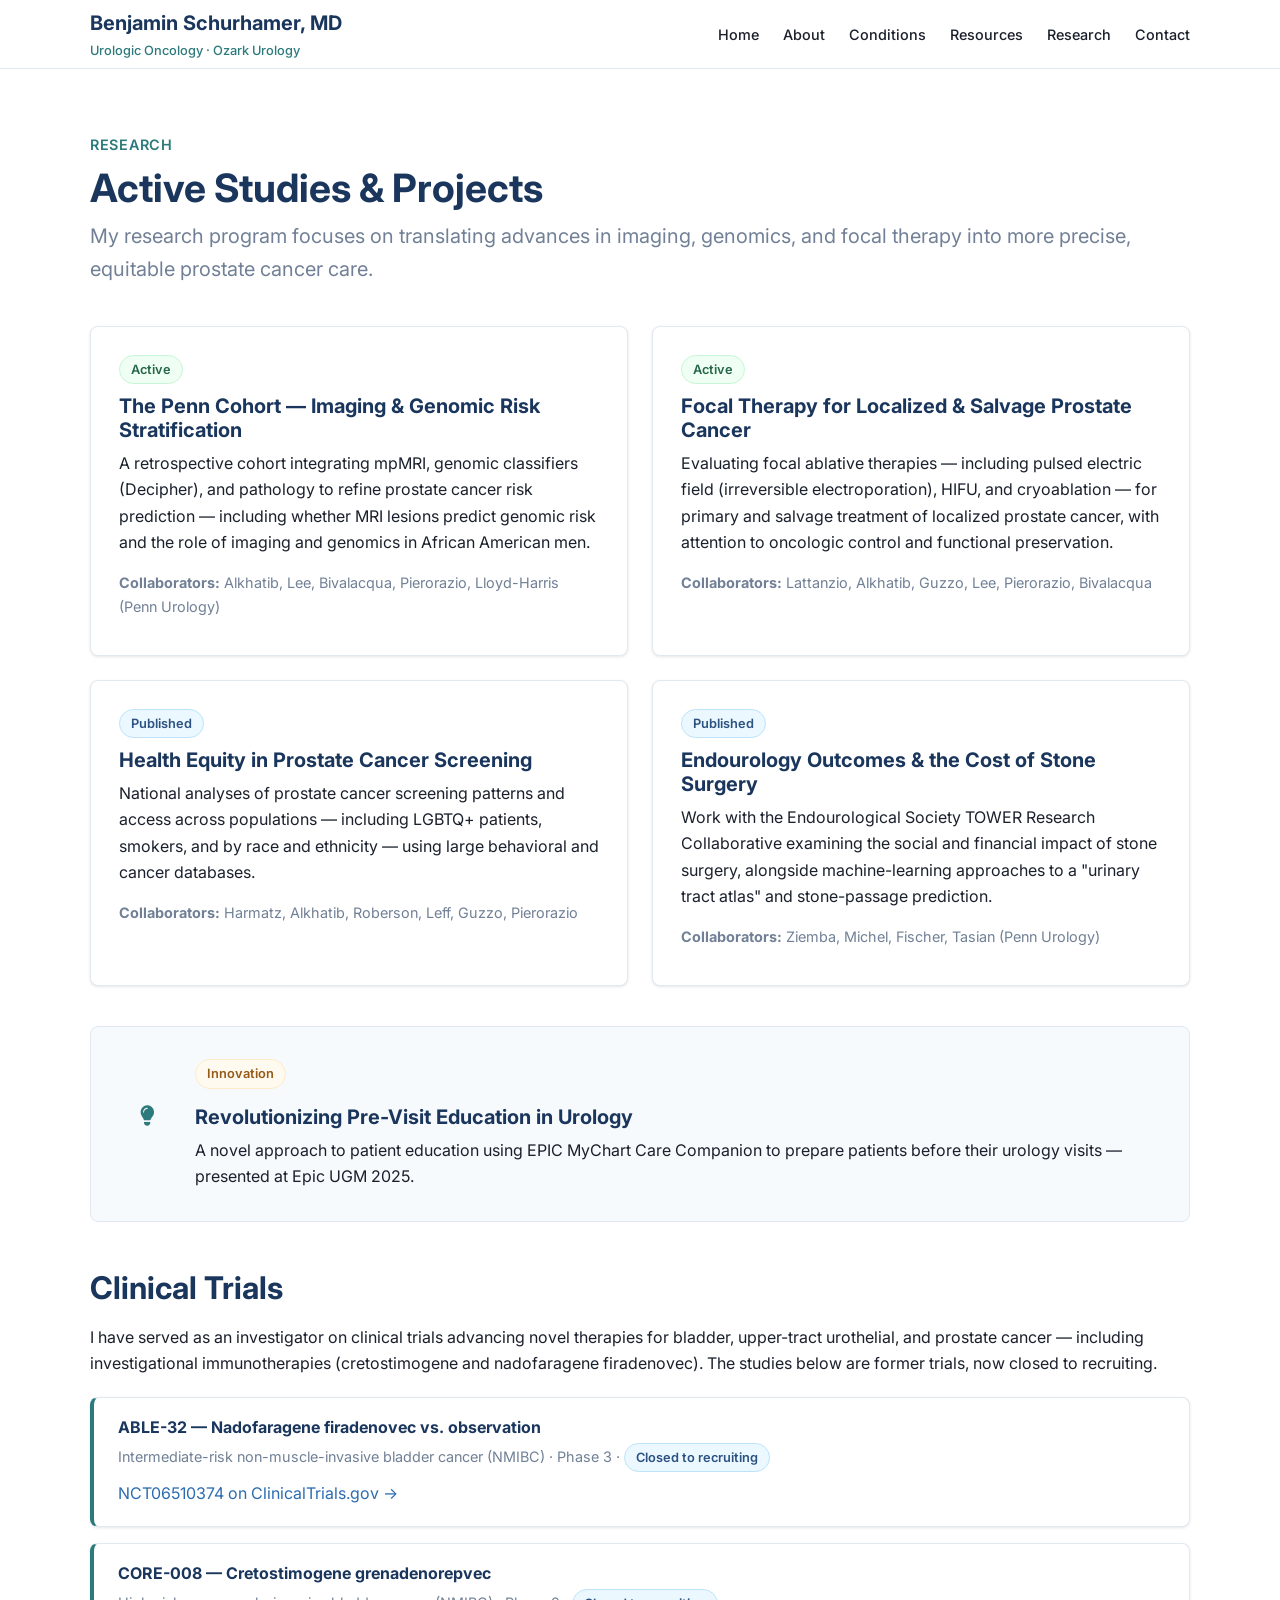
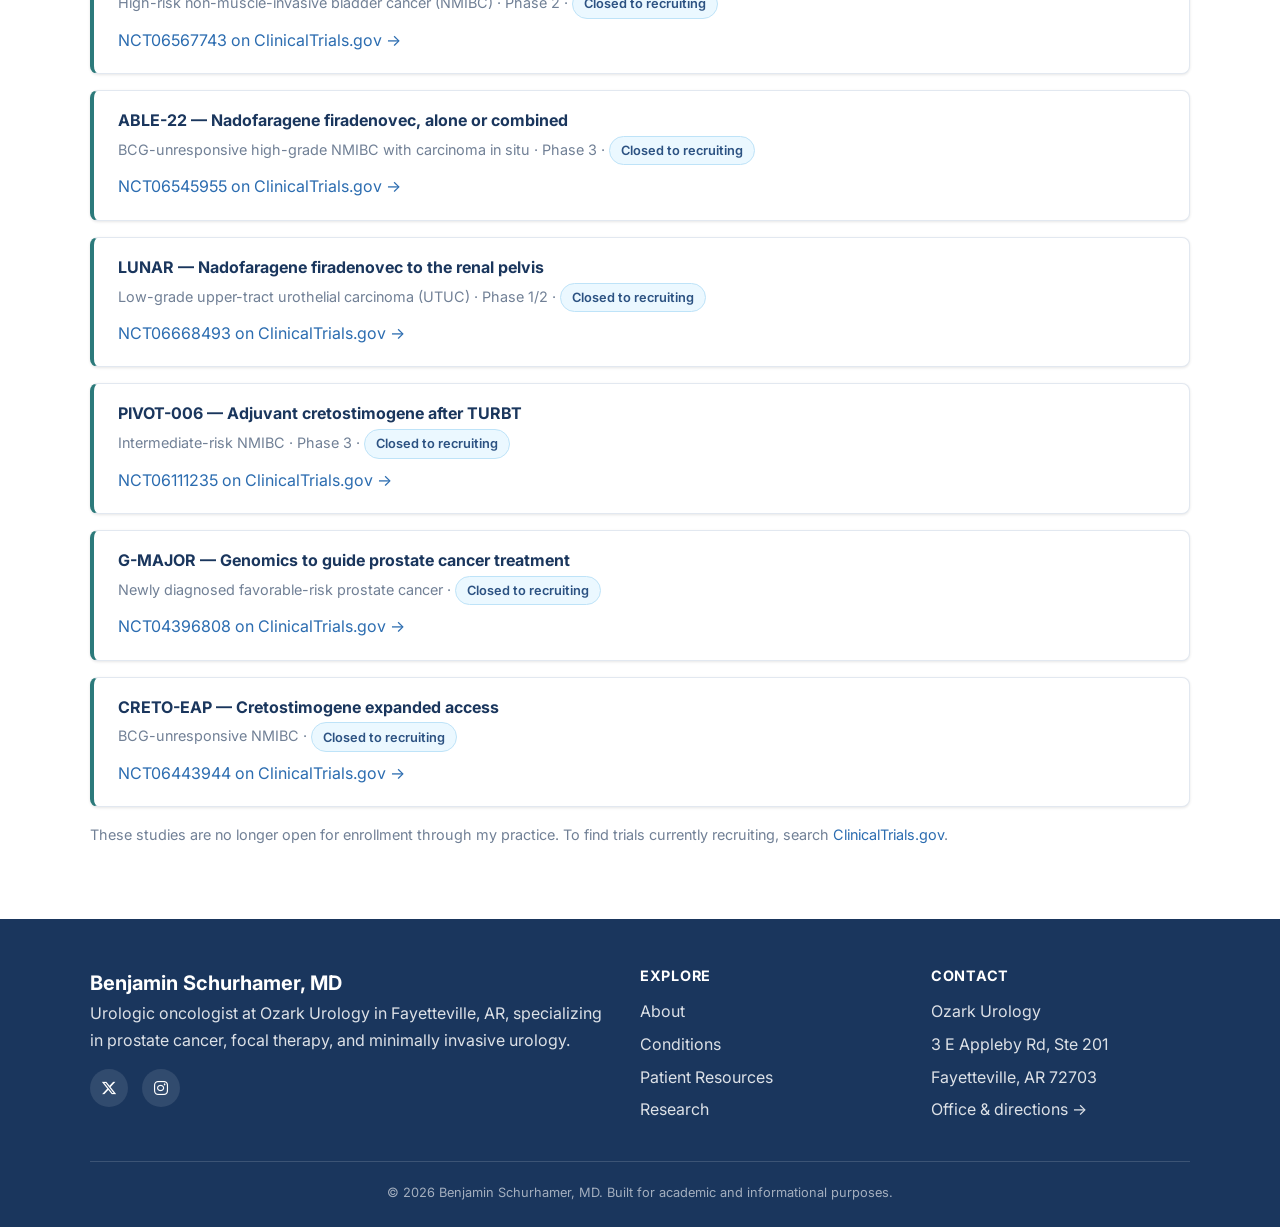
<file: research.html>
<!DOCTYPE html>
<html lang="en">
<head>
  <meta charset="UTF-8">
  <!-- Google tag (gtag.js) -->
  <script async src="https://www.googletagmanager.com/gtag/js?id=G-5ZLYLXT3M9"></script>
  <script>
    window.dataLayer = window.dataLayer || [];
    function gtag(){dataLayer.push(arguments);}
    gtag('js', new Date());
    gtag('config', 'G-5ZLYLXT3M9');
  </script>
  <meta name="viewport" content="width=device-width, initial-scale=1.0">
  <meta name="theme-color" content="#1a365d">
  <title>Research — Benjamin Schurhamer, MD | Fayetteville, AR</title>
  <meta name="description" content="Research by Benjamin Schurhamer, MD: imaging–genomic risk stratification, focal therapy, and health equity in prostate cancer and urologic oncology.">
  <link rel="canonical" href="https://benschurhamer.com/research">
  <meta property="og:type" content="website">
  <meta property="og:title" content="Research — Benjamin Schurhamer, MD">
  <meta property="og:description" content="Imaging–genomic correlation, focal therapy, and health-equity research in urologic oncology.">
  <meta property="og:url" content="https://benschurhamer.com/research">
  <meta property="og:image" content="https://benschurhamer.com/assets/images/headshot.jpg">
  <meta name="twitter:card" content="summary_large_image">
  <meta name="twitter:image" content="https://benschurhamer.com/assets/images/headshot.jpg">
  <link rel="preconnect" href="https://fonts.googleapis.com">
  <link rel="preconnect" href="https://fonts.gstatic.com" crossorigin>
  <link href="https://fonts.googleapis.com/css2?family=Inter:wght@400;500;600;700;800&display=swap" rel="stylesheet">
  <link rel="stylesheet" href="https://cdnjs.cloudflare.com/ajax/libs/font-awesome/6.5.1/css/all.min.css">
  <link rel="stylesheet" href="css/style.css">
  <link rel="icon" href="assets/favicon.svg" type="image/svg+xml">
  <link rel="apple-touch-icon" href="assets/apple-touch-icon.png">
  <script type="application/ld+json">
  {
    "@context": "https://schema.org",
    "@type": "Physician",
    "name": "Benjamin Schurhamer, MD",
    "medicalSpecialty": "Urologic Oncology",
    "telephone": "+1-479-404-1100",
    "image": "assets/images/headshot.jpg",
    "memberOf": { "@type": "MedicalOrganization", "name": "Ozark Urology" },
    "address": {
      "@type": "PostalAddress",
      "streetAddress": "3 E Appleby Rd, Ste 201",
      "addressLocality": "Fayetteville",
      "addressRegion": "AR",
      "postalCode": "72703",
      "addressCountry": "US"
    },
    "sameAs": [
      "https://x.com/beschur",
      "https://instagram.com/dr.schurhamer"
    ]
  }
  </script>
</head>
<body>
  <a href="#main" class="skip-link">Skip to content</a>

  <header class="nav">
    <div class="nav-inner">
      <a href="/" class="nav-brand">Benjamin Schurhamer, MD<small>Urologic Oncology · Ozark Urology</small></a>
      <button class="nav-toggle" aria-label="Toggle navigation" aria-expanded="false"><i class="fa-solid fa-bars"></i></button>
      <ul class="nav-links">
        <li><a href="/">Home</a></li>
        <li><a href="about">About</a></li>
        <li><a href="conditions">Conditions</a></li>
        <li><a href="resources">Resources</a></li>
        <li><a href="research">Research</a></li>
        <li><a href="team">Contact</a></li>
      </ul>
    </div>
  </header>

  <main id="main" class="section">
    <div class="container">
      <p class="eyebrow">Research</p>
      <h1>Active Studies &amp; Projects</h1>
      <p class="lead">My research program focuses on translating advances in imaging, genomics, and focal therapy into more precise, equitable prostate cancer care.</p>

      <div class="cards cards-2" style="margin-top:2.5rem">
        <article class="card">
          <span class="badge badge-active">Active</span>
          <h3 style="margin-top:.6rem">The Penn Cohort — Imaging &amp; Genomic Risk Stratification</h3>
          <p>A retrospective cohort integrating mpMRI, genomic classifiers (Decipher), and pathology to refine prostate cancer risk prediction — including whether MRI lesions predict genomic risk and the role of imaging and genomics in African American men.</p>
          <p class="pub-meta"><strong>Collaborators:</strong> Alkhatib, Lee, Bivalacqua, Pierorazio, Lloyd-Harris (Penn Urology)</p>
        </article>

        <article class="card">
          <span class="badge badge-active">Active</span>
          <h3 style="margin-top:.6rem">Focal Therapy for Localized &amp; Salvage Prostate Cancer</h3>
          <p>Evaluating focal ablative therapies — including pulsed electric field (irreversible electroporation), HIFU, and cryoablation — for primary and salvage treatment of localized prostate cancer, with attention to oncologic control and functional preservation.</p>
          <p class="pub-meta"><strong>Collaborators:</strong> Lattanzio, Alkhatib, Guzzo, Lee, Pierorazio, Bivalacqua</p>
        </article>

        <article class="card">
          <span class="badge badge-completed">Published</span>
          <h3 style="margin-top:.6rem">Health Equity in Prostate Cancer Screening</h3>
          <p>National analyses of prostate cancer screening patterns and access across populations — including LGBTQ+ patients, smokers, and by race and ethnicity — using large behavioral and cancer databases.</p>
          <p class="pub-meta"><strong>Collaborators:</strong> Harmatz, Alkhatib, Roberson, Leff, Guzzo, Pierorazio</p>
        </article>

        <article class="card">
          <span class="badge badge-completed">Published</span>
          <h3 style="margin-top:.6rem">Endourology Outcomes &amp; the Cost of Stone Surgery</h3>
          <p>Work with the Endourological Society TOWER Research Collaborative examining the social and financial impact of stone surgery, alongside machine-learning approaches to a "urinary tract atlas" and stone-passage prediction.</p>
          <p class="pub-meta"><strong>Collaborators:</strong> Ziemba, Michel, Fischer, Tasian (Penn Urology)</p>
        </article>
      </div>

      <div class="callout" style="margin-top:2.5rem">
        <div class="card-icon" style="flex:none"><i class="fa-solid fa-lightbulb"></i></div>
        <div>
          <span class="badge badge-recruiting">Innovation</span>
          <h3 style="margin:.5rem 0">Revolutionizing Pre-Visit Education in Urology</h3>
          <p style="margin:0">A novel approach to patient education using EPIC MyChart Care Companion to prepare patients before their urology visits — presented at Epic UGM 2025.</p>
        </div>
      </div>

      <!-- Clinical Trials -->
      <section style="margin-top:3rem">
        <h2>Clinical Trials</h2>
        <p>I have served as an investigator on clinical trials advancing novel therapies for bladder, upper-tract urothelial, and prostate cancer &mdash; including investigational immunotherapies (cretostimogene and nadofaragene firadenovec). The studies below are former trials, now closed to recruiting.</p>
        <div class="pub-list" style="margin-top:1.25rem">

          <article class="pub-card">
            <h3>ABLE-32 &mdash; Nadofaragene firadenovec vs. observation</h3>
            <p class="pub-meta">Intermediate-risk non-muscle-invasive bladder cancer (NMIBC) &middot; Phase 3 &middot; <span class="badge badge-completed">Closed to recruiting</span></p>
            <p style="margin:.4rem 0 0"><a href="https://clinicaltrials.gov/study/NCT06510374" target="_blank" rel="noopener">NCT06510374 on ClinicalTrials.gov &rarr;</a></p>
          </article>

          <article class="pub-card">
            <h3>CORE-008 &mdash; Cretostimogene grenadenorepvec</h3>
            <p class="pub-meta">High-risk non-muscle-invasive bladder cancer (NMIBC) &middot; Phase 2 &middot; <span class="badge badge-completed">Closed to recruiting</span></p>
            <p style="margin:.4rem 0 0"><a href="https://clinicaltrials.gov/study/NCT06567743" target="_blank" rel="noopener">NCT06567743 on ClinicalTrials.gov &rarr;</a></p>
          </article>

          <article class="pub-card">
            <h3>ABLE-22 &mdash; Nadofaragene firadenovec, alone or combined</h3>
            <p class="pub-meta">BCG-unresponsive high-grade NMIBC with carcinoma in situ &middot; Phase 3 &middot; <span class="badge badge-completed">Closed to recruiting</span></p>
            <p style="margin:.4rem 0 0"><a href="https://clinicaltrials.gov/study/NCT06545955" target="_blank" rel="noopener">NCT06545955 on ClinicalTrials.gov &rarr;</a></p>
          </article>

          <article class="pub-card">
            <h3>LUNAR &mdash; Nadofaragene firadenovec to the renal pelvis</h3>
            <p class="pub-meta">Low-grade upper-tract urothelial carcinoma (UTUC) &middot; Phase 1/2 &middot; <span class="badge badge-completed">Closed to recruiting</span></p>
            <p style="margin:.4rem 0 0"><a href="https://clinicaltrials.gov/study/NCT06668493" target="_blank" rel="noopener">NCT06668493 on ClinicalTrials.gov &rarr;</a></p>
          </article>

          <article class="pub-card">
            <h3>PIVOT-006 &mdash; Adjuvant cretostimogene after TURBT</h3>
            <p class="pub-meta">Intermediate-risk NMIBC &middot; Phase 3 &middot; <span class="badge badge-completed">Closed to recruiting</span></p>
            <p style="margin:.4rem 0 0"><a href="https://clinicaltrials.gov/study/NCT06111235" target="_blank" rel="noopener">NCT06111235 on ClinicalTrials.gov &rarr;</a></p>
          </article>

          <article class="pub-card">
            <h3>G-MAJOR &mdash; Genomics to guide prostate cancer treatment</h3>
            <p class="pub-meta">Newly diagnosed favorable-risk prostate cancer &middot; <span class="badge badge-completed">Closed to recruiting</span></p>
            <p style="margin:.4rem 0 0"><a href="https://clinicaltrials.gov/study/NCT04396808" target="_blank" rel="noopener">NCT04396808 on ClinicalTrials.gov &rarr;</a></p>
          </article>

          <article class="pub-card">
            <h3>CRETO-EAP &mdash; Cretostimogene expanded access</h3>
            <p class="pub-meta">BCG-unresponsive NMIBC &middot; <span class="badge badge-completed">Closed to recruiting</span></p>
            <p style="margin:.4rem 0 0"><a href="https://clinicaltrials.gov/study/NCT06443944" target="_blank" rel="noopener">NCT06443944 on ClinicalTrials.gov &rarr;</a></p>
          </article>

        </div>
        <p class="pub-meta" style="margin-top:1rem">These studies are no longer open for enrollment through my practice. To find trials currently recruiting, search <a href="https://clinicaltrials.gov" target="_blank" rel="noopener">ClinicalTrials.gov</a>.</p>
      </section>
    </div>
  </main>

  <footer class="footer">
    <div class="container">
      <div class="footer-grid">
        <div class="footer-brand">
          <strong>Benjamin Schurhamer, MD</strong>
          <p>Urologic oncologist at Ozark Urology in Fayetteville, AR, specializing in prostate cancer, focal therapy, and minimally invasive urology.</p>
          <div class="footer-social">
            <a class="js-social-x" href="https://x.com/beschur" target="_blank" rel="noopener" aria-label="X (Twitter)"><i class="fa-brands fa-x-twitter"></i></a>
            <a class="js-social-ig" href="https://instagram.com/dr.schurhamer" target="_blank" rel="noopener" aria-label="Instagram"><i class="fa-brands fa-instagram"></i></a>
          </div>
        </div>
        <div>
          <h4>Explore</h4>
          <ul>
            <li><a href="about">About</a></li>
            <li><a href="conditions">Conditions</a></li>
            <li><a href="resources">Patient Resources</a></li>
                <li><a href="research">Research</a></li>
              </ul>
        </div>
        <div>
          <h4>Contact</h4>
          <ul>
            <li>Ozark Urology</li>
            <li>3 E Appleby Rd, Ste 201</li>
            <li>Fayetteville, AR 72703</li>
            <li><a href="team">Office &amp; directions &rarr;</a></li>
          </ul>
        </div>
      </div>
      <div class="footer-bottom">&copy; <span class="js-year">2026</span> Benjamin Schurhamer, MD. Built for academic and informational purposes.</div>
    </div>
  </footer>

  <script src="js/main.js" defer></script>
</body>
</html>
</file>
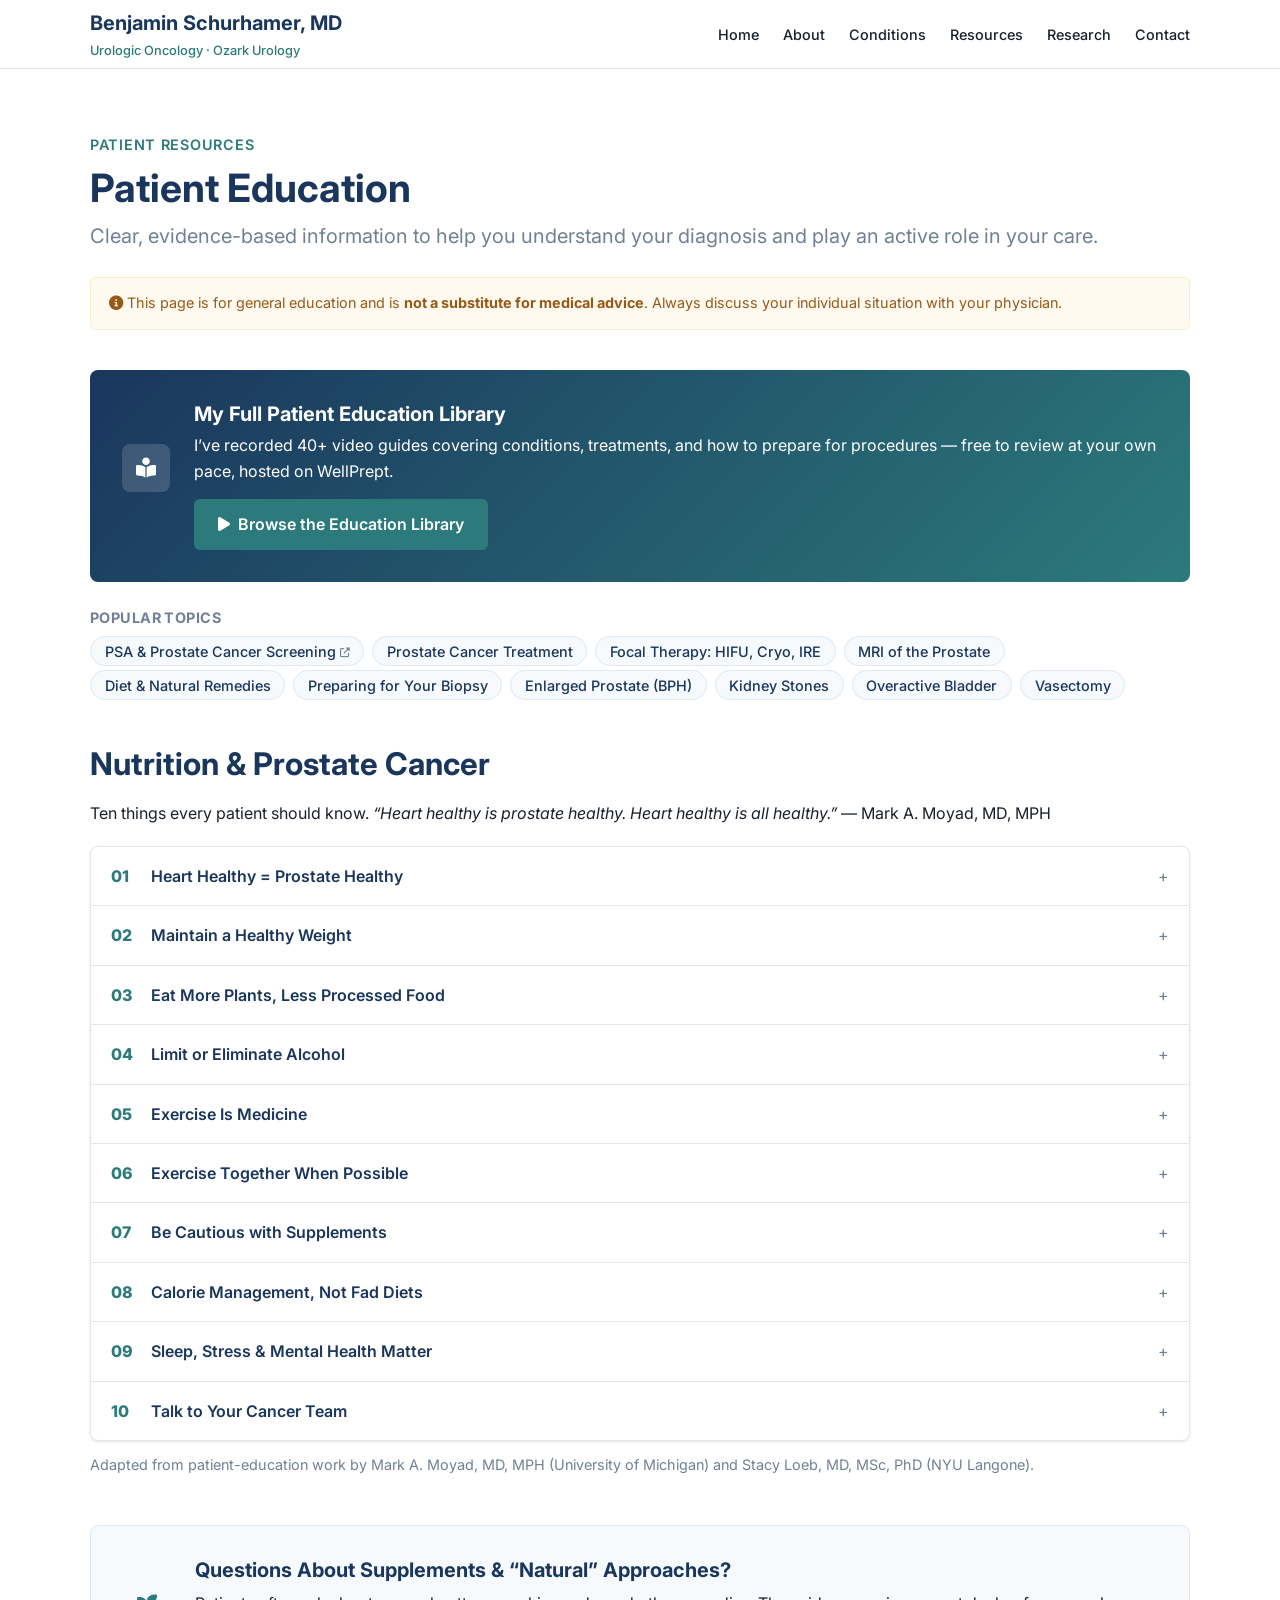
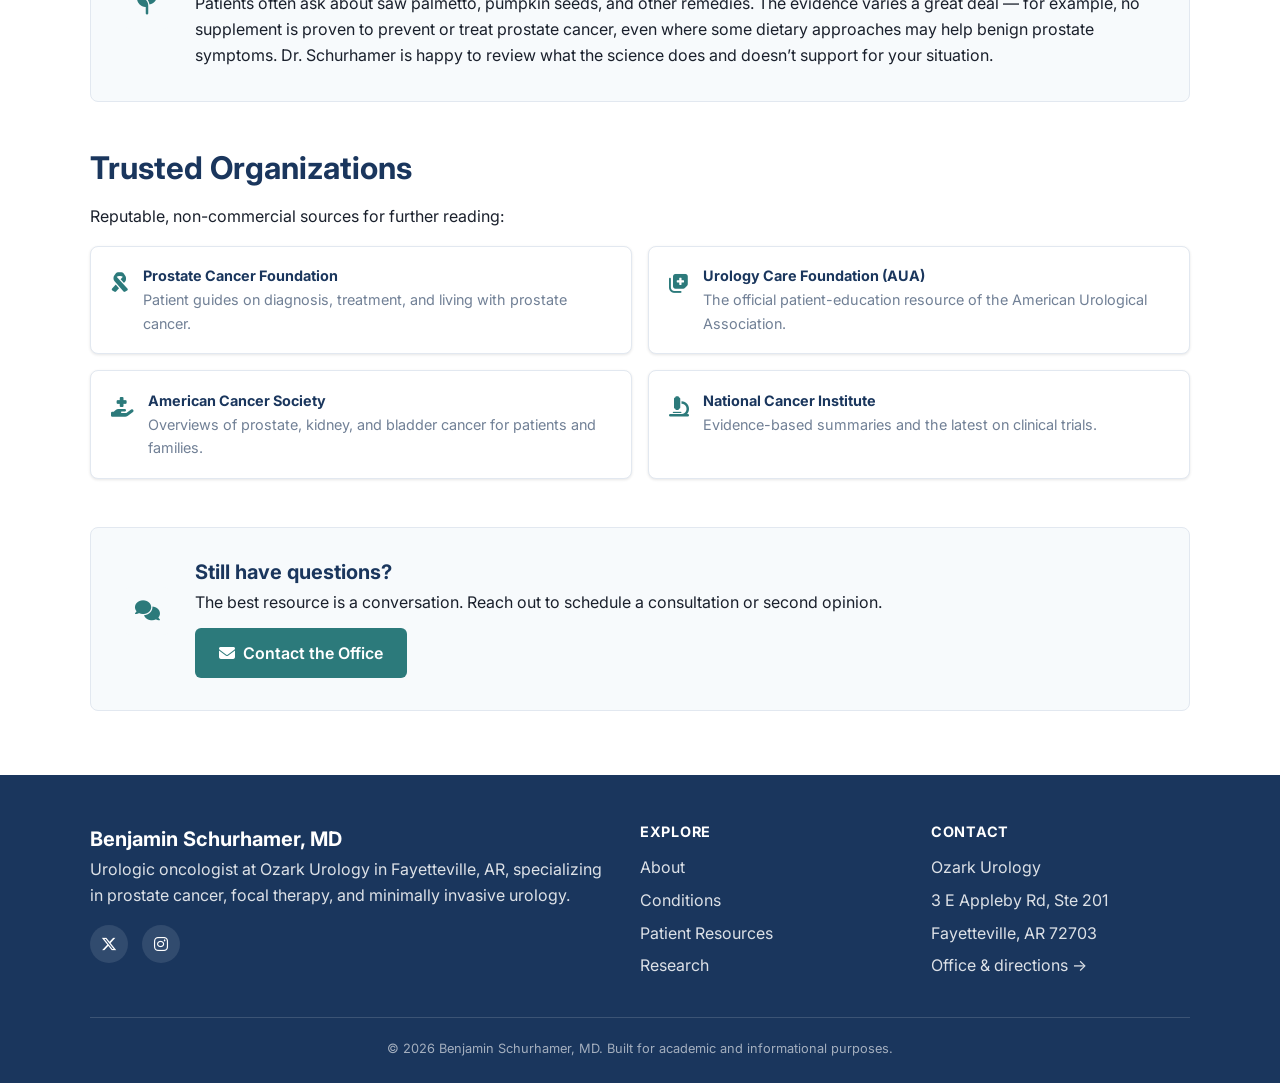
<file: resources.html>
<!DOCTYPE html>
<html lang="en">
<head>
  <meta charset="UTF-8">
  <!-- Google tag (gtag.js) -->
  <script async src="https://www.googletagmanager.com/gtag/js?id=G-5ZLYLXT3M9"></script>
  <script>
    window.dataLayer = window.dataLayer || [];
    function gtag(){dataLayer.push(arguments);}
    gtag('js', new Date());
    gtag('config', 'G-5ZLYLXT3M9');
  </script>
  <meta name="viewport" content="width=device-width, initial-scale=1.0">
  <meta name="theme-color" content="#1a365d">
  <title>Patient Resources — Benjamin Schurhamer, MD | Fayetteville, AR</title>
  <meta name="description" content="Patient education from Benjamin Schurhamer, MD: understanding PSA and Gleason scores, nutrition and prostate cancer, lifestyle, and trusted resources.">
  <link rel="canonical" href="https://benschurhamer.com/resources">
  <meta property="og:type" content="website">
  <meta property="og:title" content="Patient Resources — Benjamin Schurhamer, MD">
  <meta property="og:description" content="A patient education library, nutrition and lifestyle guidance, and trusted prostate cancer resources.">
  <meta property="og:url" content="https://benschurhamer.com/resources">
  <meta property="og:image" content="https://benschurhamer.com/assets/images/headshot.jpg">
  <meta name="twitter:card" content="summary_large_image">
  <meta name="twitter:image" content="https://benschurhamer.com/assets/images/headshot.jpg">
  <link rel="preconnect" href="https://fonts.googleapis.com">
  <link rel="preconnect" href="https://fonts.gstatic.com" crossorigin>
  <link href="https://fonts.googleapis.com/css2?family=Inter:wght@400;500;600;700;800&display=swap" rel="stylesheet">
  <link rel="stylesheet" href="https://cdnjs.cloudflare.com/ajax/libs/font-awesome/6.5.1/css/all.min.css">
  <link rel="stylesheet" href="css/style.css">
  <link rel="icon" href="assets/favicon.svg" type="image/svg+xml">
  <link rel="apple-touch-icon" href="assets/apple-touch-icon.png">
  <script type="application/ld+json">
  {
    "@context": "https://schema.org",
    "@type": "Physician",
    "name": "Benjamin Schurhamer, MD",
    "medicalSpecialty": "Urologic Oncology",
    "telephone": "+1-479-404-1100",
    "image": "assets/images/headshot.jpg",
    "memberOf": { "@type": "MedicalOrganization", "name": "Ozark Urology" },
    "address": {
      "@type": "PostalAddress",
      "streetAddress": "3 E Appleby Rd, Ste 201",
      "addressLocality": "Fayetteville",
      "addressRegion": "AR",
      "postalCode": "72703",
      "addressCountry": "US"
    },
    "sameAs": [
      "https://x.com/beschur",
      "https://instagram.com/dr.schurhamer"
    ]
  }
  </script>
</head>
<body>
  <a href="#main" class="skip-link">Skip to content</a>

  <header class="nav">
    <div class="nav-inner">
      <a href="/" class="nav-brand">Benjamin Schurhamer, MD<small>Urologic Oncology · Ozark Urology</small></a>
      <button class="nav-toggle" aria-label="Toggle navigation" aria-expanded="false"><i class="fa-solid fa-bars"></i></button>
      <ul class="nav-links">
        <li><a href="/">Home</a></li>
        <li><a href="about">About</a></li>
        <li><a href="conditions">Conditions</a></li>
        <li><a href="resources">Resources</a></li>
        <li><a href="research">Research</a></li>
        <li><a href="team">Contact</a></li>
      </ul>
    </div>
  </header>

  <main id="main" class="section">
    <div class="container">
      <p class="eyebrow">Patient Resources</p>
      <h1>Patient Education</h1>
      <p class="lead">Clear, evidence-based information to help you understand your diagnosis and play an active role in your care.</p>

      <div class="disclaimer" style="margin-top:1.5rem">
        <i class="fa-solid fa-circle-info"></i>
        This page is for general education and is <strong>not a substitute for medical advice</strong>. Always discuss your individual situation with your physician.
      </div>

      <!-- WellPrept education library -->
      <section style="margin-top:2.5rem">
        <div class="callout wp-feature">
          <div class="card-icon" style="flex:none"><i class="fa-solid fa-book-open-reader"></i></div>
          <div>
            <h3 style="margin:0 0 .4rem">My Full Patient Education Library</h3>
            <p style="margin:0 0 .9rem">I&rsquo;ve recorded 40+ video guides covering conditions, treatments, and how to prepare for procedures &mdash; free to review at your own pace, hosted on WellPrept.</p>
            <a href="https://app.wellprept.com/ben-schurhamer" target="_blank" rel="noopener" class="btn btn-accent"><i class="fa-solid fa-play"></i> Browse the Education Library</a>
          </div>
        </div>

        <div class="wp-guides" style="margin-top:1.5rem">
          <strong>Popular topics</strong>
          <ul class="pill-list">
            <li><a class="pill" href="https://app.wellprept.com/ben-schurhamer/condition/psa-prostate-cancer-screening" target="_blank" rel="noopener">PSA &amp; Prostate Cancer Screening <i class="fa-solid fa-up-right-from-square" style="font-size:.68em;opacity:.6"></i></a></li>
            <li><a class="pill" href="https://app.wellprept.com/ben-schurhamer/condition/prostate-cancer-treatment" target="_blank" rel="noopener">Prostate Cancer Treatment</a></li>
            <li><a class="pill" href="https://app.wellprept.com/ben-schurhamer/condition/focal-therapy-hifu-cryo-ire" target="_blank" rel="noopener">Focal Therapy: HIFU, Cryo, IRE</a></li>
            <li><a class="pill" href="https://app.wellprept.com/ben-schurhamer/condition/mri-of-the-prostate" target="_blank" rel="noopener">MRI of the Prostate</a></li>
            <li><a class="pill" href="https://app.wellprept.com/ben-schurhamer/condition/diet-and-natural-remedies-prostate" target="_blank" rel="noopener">Diet &amp; Natural Remedies</a></li>
            <li><a class="pill" href="https://app.wellprept.com/ben-schurhamer/condition/preparing-for-your-prostate-biopsy" target="_blank" rel="noopener">Preparing for Your Biopsy</a></li>
            <li><a class="pill" href="https://app.wellprept.com/ben-schurhamer/condition/bph-overview" target="_blank" rel="noopener">Enlarged Prostate (BPH)</a></li>
            <li><a class="pill" href="https://app.wellprept.com/ben-schurhamer/condition/kidney-stones" target="_blank" rel="noopener">Kidney Stones</a></li>
            <li><a class="pill" href="https://app.wellprept.com/ben-schurhamer/condition/overactive-bladder-overview" target="_blank" rel="noopener">Overactive Bladder</a></li>
            <li><a class="pill" href="https://app.wellprept.com/ben-schurhamer/condition/vasectomy" target="_blank" rel="noopener">Vasectomy</a></li>
          </ul>
        </div>
      </section>

      <!-- Nutrition -->
      <section style="margin-top:3rem">
        <h2>Nutrition &amp; Prostate Cancer</h2>
        <p>Ten things every patient should know. <em>&ldquo;Heart healthy is prostate healthy. Heart healthy is all healthy.&rdquo;</em> &mdash; Mark A. Moyad, MD, MPH</p>
        <div class="accordion" style="margin-top:1.25rem">
          <details>
            <summary><span class="num">01</span> Heart Healthy = Prostate Healthy</summary>
            <div class="acc-body"><p>Men with localized prostate cancer are more likely to die from cardiovascular disease than from the cancer itself. There is strong (Level 1) evidence that plant-based diets reduce cardiovascular disease &mdash; the same diets that benefit your prostate.</p><div class="takeaway"><strong>Takeaway:</strong> Ask your doctor about your cholesterol, blood pressure, and blood sugar at every visit.</div></div>
          </details>
          <details>
            <summary><span class="num">02</span> Maintain a Healthy Weight</summary>
            <div class="acc-body"><p>Obesity is linked to at least 13 cancers, including aggressive prostate cancer. Even slow weight loss of 1&ndash;2 pounds per week improves cancer-related biomarkers and survival.</p><div class="takeaway"><strong>Takeaway:</strong> A healthy weight matters more than which specific diet you follow.</div></div>
          </details>
          <details>
            <summary><span class="num">03</span> Eat More Plants, Less Processed Food</summary>
            <div class="acc-body"><p>Plant-rich diets are associated with a 19% lower risk of fatal prostate cancer and 47% lower risk of progression, while reducing processed and red meat (classified as carcinogenic by the WHO). Patients also report better urinary, sexual, and hormonal quality of life.</p><div class="takeaway"><strong>Takeaway:</strong> Aim for at least 5 servings of vegetables and fruits daily.</div></div>
          </details>
          <details>
            <summary><span class="num">04</span> Limit or Eliminate Alcohol</summary>
            <div class="acc-body"><p>Alcohol contains 7 calories per gram, promotes insulin resistance, and has been associated with more aggressive prostate cancer.</p><div class="takeaway"><strong>Takeaway:</strong> Many patients see meaningful weight loss simply by cutting out alcohol.</div></div>
          </details>
          <details>
            <summary><span class="num">05</span> Exercise Is Medicine</summary>
            <div class="acc-body"><p>Physical activity is one of the pillars of lifestyle medicine. Even brisk walking for 30 minutes most days reduces fatigue, helps manage hormonal-therapy side effects, and improves outcomes.</p><div class="takeaway"><strong>Takeaway:</strong> Find a safe routine you enjoy and can sustain.</div></div>
          </details>
          <details>
            <summary><span class="num">06</span> Exercise Together When Possible</summary>
            <div class="acc-body"><p>Group walks, classes, or exercising with a friend add mental-health benefits beyond exercising alone &mdash; especially for patients on hormonal therapy.</p><div class="takeaway"><strong>Takeaway:</strong> Join a walking group or find an exercise buddy.</div></div>
          </details>
          <details>
            <summary><span class="num">07</span> Be Cautious with Supplements</summary>
            <div class="acc-body"><p>No supplement is proven to cure or prevent prostate cancer. Selenium does not prevent it and may increase diabetes risk; vitamin D and omega-3s have not shown a clear cause-and-effect benefit.</p><div class="takeaway"><strong>Takeaway:</strong> Always tell your doctor about every supplement you take.</div></div>
          </details>
          <details>
            <summary><span class="num">08</span> Calorie Management, Not Fad Diets</summary>
            <div class="acc-body"><p>Whether Mediterranean, low-carb, or plant-based, the key is sustainable calorie management. Fad diets lead to rebound weight gain.</p><div class="takeaway"><strong>Takeaway:</strong> Choose an eating plan you can stick with for life.</div></div>
          </details>
          <details>
            <summary><span class="num">09</span> Sleep, Stress &amp; Mental Health Matter</summary>
            <div class="acc-body"><p>Restorative sleep and stress management are pillars of lifestyle medicine. Depression and anxiety are common during treatment; nutrition, activity, sleep, and social connection build emotional resilience.</p><div class="takeaway"><strong>Takeaway:</strong> Caring for your mind and sleep is part of caring for your cancer.</div></div>
          </details>
          <details>
            <summary><span class="num">10</span> Talk to Your Cancer Team</summary>
            <div class="acc-body"><p>No dietary change replaces proven cancer treatment. Nutrition is a powerful complement to surgery, radiation, or hormonal therapy &mdash; not a substitute.</p><div class="takeaway"><strong>Takeaway:</strong> Bring your nutrition questions to your next appointment.</div></div>
          </details>
        </div>
        <p class="pub-meta" style="margin-top:.75rem">Adapted from patient-education work by Mark A. Moyad, MD, MPH (University of Michigan) and Stacy Loeb, MD, MSc, PhD (NYU Langone).</p>
      </section>

      <!-- Lifestyle / natural approaches -->
      <section style="margin-top:3rem">
        <div class="callout">
          <div class="card-icon" style="flex:none"><i class="fa-solid fa-seedling"></i></div>
          <div>
            <h3 style="margin:0 0 .5rem">Questions About Supplements &amp; &ldquo;Natural&rdquo; Approaches?</h3>
            <p style="margin:0">Patients often ask about saw palmetto, pumpkin seeds, and other remedies. The evidence varies a great deal &mdash; for example, no supplement is proven to prevent or treat prostate cancer, even where some dietary approaches may help benign prostate symptoms. Dr. Schurhamer is happy to review what the science does and doesn&rsquo;t support for your situation.</p>
          </div>
        </div>
      </section>

      <!-- Trusted resources -->
      <section style="margin-top:3rem">
        <h2>Trusted Organizations</h2>
        <p>Reputable, non-commercial sources for further reading:</p>
        <div class="ext-links" style="margin-top:1rem">
          <a class="ext-link" href="https://www.pcf.org/" target="_blank" rel="noopener">
            <span class="icon"><i class="fa-solid fa-ribbon"></i></span>
            <span><strong>Prostate Cancer Foundation</strong>Patient guides on diagnosis, treatment, and living with prostate cancer.</span></a>
          <a class="ext-link" href="https://www.urologyhealth.org/" target="_blank" rel="noopener">
            <span class="icon"><i class="fa-solid fa-notes-medical"></i></span>
            <span><strong>Urology Care Foundation (AUA)</strong>The official patient-education resource of the American Urological Association.</span></a>
          <a class="ext-link" href="https://www.cancer.org/cancer/types/prostate-cancer.html" target="_blank" rel="noopener">
            <span class="icon"><i class="fa-solid fa-hand-holding-medical"></i></span>
            <span><strong>American Cancer Society</strong>Overviews of prostate, kidney, and bladder cancer for patients and families.</span></a>
          <a class="ext-link" href="https://www.cancer.gov/types/prostate" target="_blank" rel="noopener">
            <span class="icon"><i class="fa-solid fa-microscope"></i></span>
            <span><strong>National Cancer Institute</strong>Evidence-based summaries and the latest on clinical trials.</span></a>
        </div>
      </section>

      <!-- CTA -->
      <div class="callout" style="margin-top:3rem">
        <div class="card-icon" style="flex:none"><i class="fa-solid fa-comments"></i></div>
        <div>
          <h3 style="margin:0 0 .35rem">Still have questions?</h3>
          <p style="margin:0 0 .75rem">The best resource is a conversation. Reach out to schedule a consultation or second opinion.</p>
          <a href="team" class="btn btn-accent"><i class="fa-solid fa-envelope"></i> Contact the Office</a>
        </div>
      </div>
    </div>
  </main>

  <footer class="footer">
    <div class="container">
      <div class="footer-grid">
        <div class="footer-brand">
          <strong>Benjamin Schurhamer, MD</strong>
          <p>Urologic oncologist at Ozark Urology in Fayetteville, AR, specializing in prostate cancer, focal therapy, and minimally invasive urology.</p>
          <div class="footer-social">
            <a class="js-social-x" href="https://x.com/beschur" target="_blank" rel="noopener" aria-label="X (Twitter)"><i class="fa-brands fa-x-twitter"></i></a>
            <a class="js-social-ig" href="https://instagram.com/dr.schurhamer" target="_blank" rel="noopener" aria-label="Instagram"><i class="fa-brands fa-instagram"></i></a>
          </div>
        </div>
        <div>
          <h4>Explore</h4>
          <ul>
            <li><a href="about">About</a></li>
            <li><a href="conditions">Conditions</a></li>
            <li><a href="resources">Patient Resources</a></li>
                <li><a href="research">Research</a></li>
              </ul>
        </div>
        <div>
          <h4>Contact</h4>
          <ul>
            <li>Ozark Urology</li>
            <li>3 E Appleby Rd, Ste 201</li>
            <li>Fayetteville, AR 72703</li>
            <li><a href="team">Office &amp; directions &rarr;</a></li>
          </ul>
        </div>
      </div>
      <div class="footer-bottom">&copy; <span class="js-year">2026</span> Benjamin Schurhamer, MD. Built for academic and informational purposes.</div>
    </div>
  </footer>

  <script src="js/main.js" defer></script>
</body>
</html>
</file>
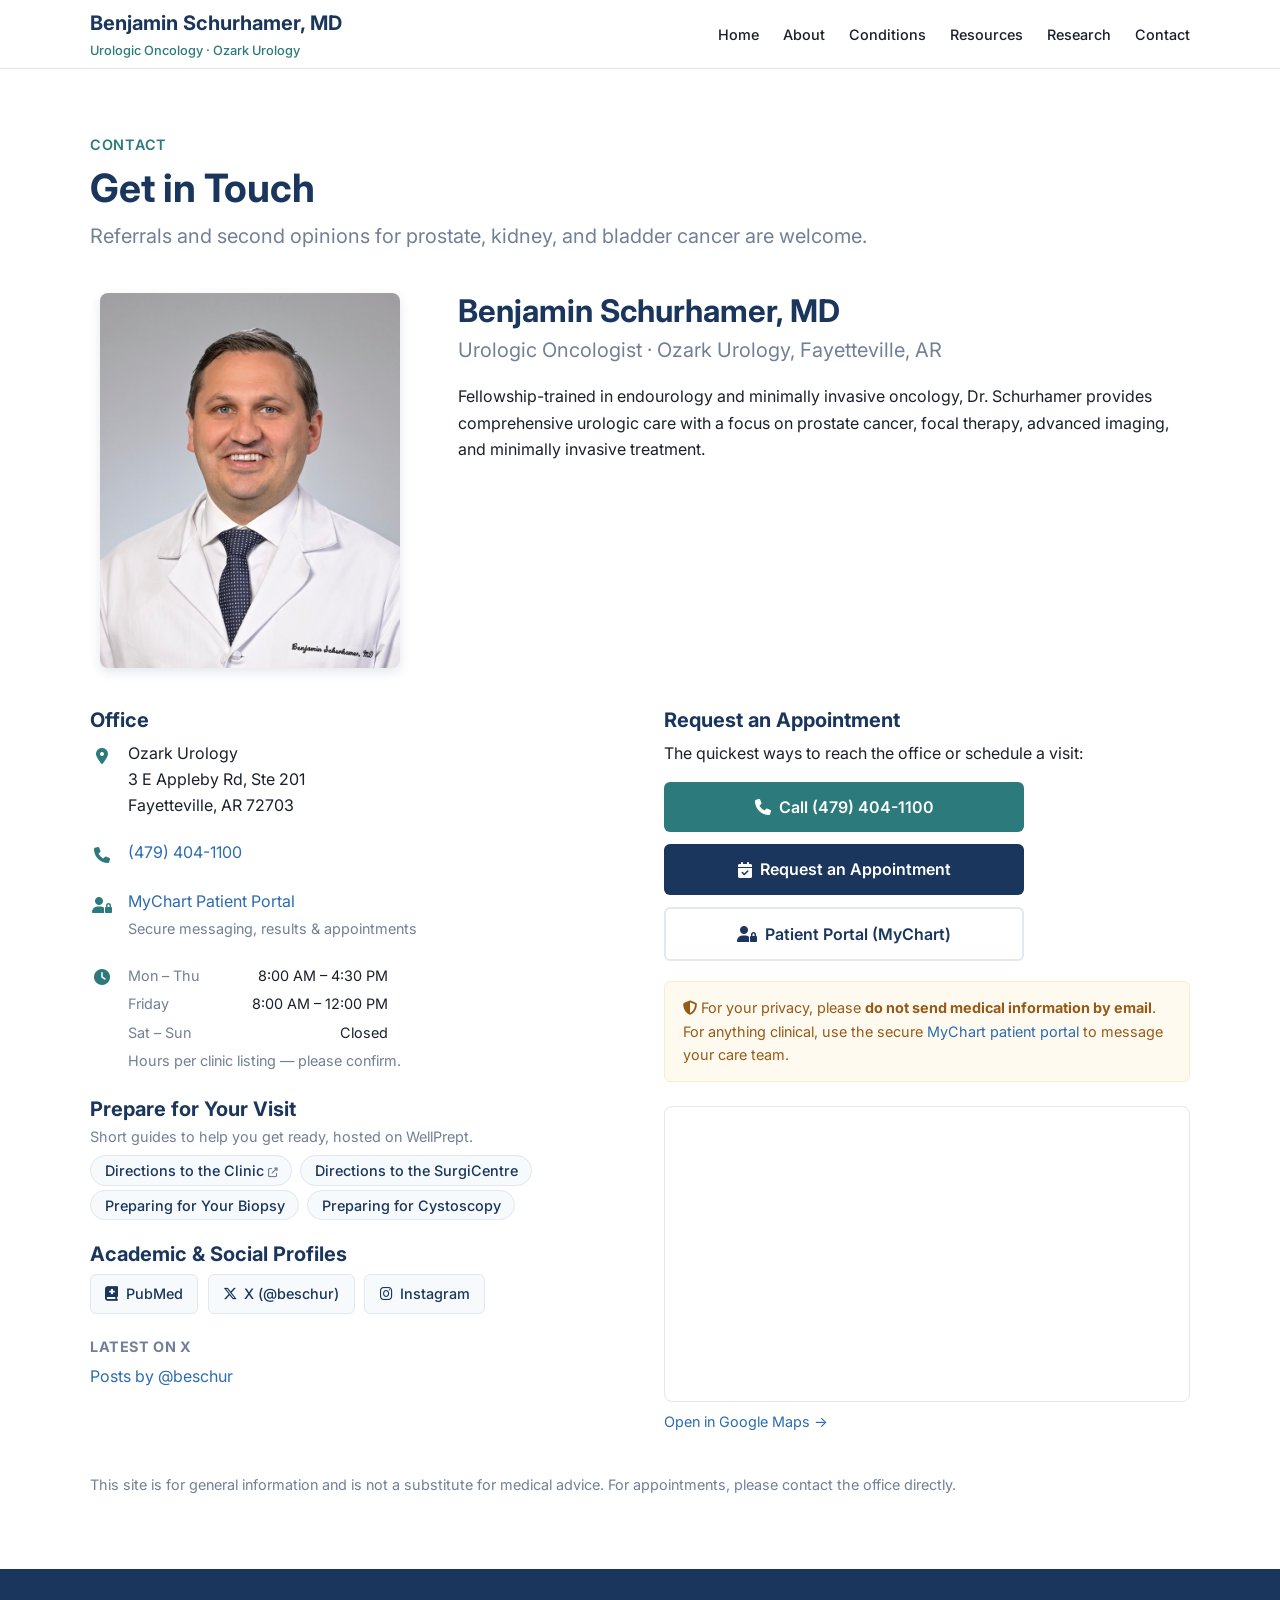
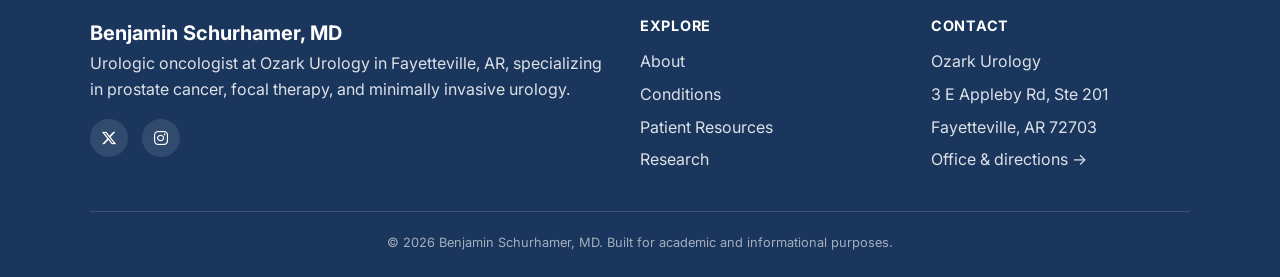
<file: team.html>
<!DOCTYPE html>
<html lang="en">
<head>
  <meta charset="UTF-8">
  <!-- Google tag (gtag.js) -->
  <script async src="https://www.googletagmanager.com/gtag/js?id=G-5ZLYLXT3M9"></script>
  <script>
    window.dataLayer = window.dataLayer || [];
    function gtag(){dataLayer.push(arguments);}
    gtag('js', new Date());
    gtag('config', 'G-5ZLYLXT3M9');
  </script>
  <meta name="viewport" content="width=device-width, initial-scale=1.0">
  <meta name="theme-color" content="#1a365d">
  <title>Contact — Benjamin Schurhamer, MD | Urologic Oncology, Fayetteville AR</title>
  <meta name="description" content="Contact Benjamin Schurhamer, MD — Ozark Urology, 3 E Appleby Rd, Ste 201, Fayetteville, AR 72703. Referrals and second opinions welcome.">
  <link rel="canonical" href="https://benschurhamer.com/team">
  <meta property="og:type" content="website">
  <meta property="og:title" content="Contact — Benjamin Schurhamer, MD">
  <meta property="og:description" content="Office, profiles, and contact details for Benjamin Schurhamer, MD at Ozark Urology, Fayetteville, AR.">
  <meta property="og:url" content="https://benschurhamer.com/team">
  <meta property="og:image" content="https://benschurhamer.com/assets/images/headshot.jpg">
  <meta name="twitter:card" content="summary_large_image">
  <meta name="twitter:image" content="https://benschurhamer.com/assets/images/headshot.jpg">
  <link rel="preconnect" href="https://fonts.googleapis.com">
  <link rel="preconnect" href="https://fonts.gstatic.com" crossorigin>
  <link href="https://fonts.googleapis.com/css2?family=Inter:wght@400;500;600;700;800&display=swap" rel="stylesheet">
  <link rel="stylesheet" href="https://cdnjs.cloudflare.com/ajax/libs/font-awesome/6.5.1/css/all.min.css">
  <link rel="stylesheet" href="css/style.css">
  <link rel="icon" href="assets/favicon.svg" type="image/svg+xml">
  <link rel="apple-touch-icon" href="assets/apple-touch-icon.png">
  <script type="application/ld+json">
  {
    "@context": "https://schema.org",
    "@type": "Physician",
    "name": "Benjamin Schurhamer, MD",
    "medicalSpecialty": "Urologic Oncology",
    "telephone": "+1-479-404-1100",
    "image": "assets/images/headshot.jpg",
    "memberOf": { "@type": "MedicalOrganization", "name": "Ozark Urology" },
    "address": {
      "@type": "PostalAddress",
      "streetAddress": "3 E Appleby Rd, Ste 201",
      "addressLocality": "Fayetteville",
      "addressRegion": "AR",
      "postalCode": "72703",
      "addressCountry": "US"
    },
    "sameAs": [
      "https://x.com/beschur",
      "https://instagram.com/dr.schurhamer"
    ]
  }
  </script>
</head>
<body>
  <a href="#main" class="skip-link">Skip to content</a>

  <header class="nav">
    <div class="nav-inner">
      <a href="/" class="nav-brand">Benjamin Schurhamer, MD<small>Urologic Oncology · Ozark Urology</small></a>
      <button class="nav-toggle" aria-label="Toggle navigation" aria-expanded="false"><i class="fa-solid fa-bars"></i></button>
      <ul class="nav-links">
        <li><a href="/">Home</a></li>
        <li><a href="about">About</a></li>
        <li><a href="conditions">Conditions</a></li>
        <li><a href="resources">Resources</a></li>
        <li><a href="research">Research</a></li>
        <li><a href="team">Contact</a></li>
      </ul>
    </div>
  </header>

  <main id="main" class="section">
    <div class="container">
      <p class="eyebrow">Contact</p>
      <h1>Get in Touch</h1>
      <p class="lead">Referrals and second opinions for prostate, kidney, and bladder cancer are welcome.</p>

      <!-- Physician card -->
      <div class="two-col" style="margin:2.5rem 0">
        <aside class="profile-aside">
          <img src="assets/images/headshot.jpg" alt="Portrait of Benjamin Schurhamer, MD" class="profile-photo" width="720" height="900">
        </aside>
        <div>
          <h2 style="margin-bottom:.25rem">Benjamin Schurhamer, MD</h2>
          <p class="lead" style="margin-bottom:1rem">Urologic Oncologist · Ozark Urology, Fayetteville, AR</p>
          <p>Fellowship-trained in endourology and minimally invasive oncology, Dr. Schurhamer provides comprehensive urologic care with a focus on prostate cancer, focal therapy, advanced imaging, and minimally invasive treatment.</p>
        </div>
      </div>

      <div class="contact-grid">
        <!-- Left: details -->
        <div>
          <h3>Office</h3>
          <div class="contact-item">
            <span class="icon"><i class="fa-solid fa-location-dot"></i></span>
            <div>Ozark Urology<br>3 E Appleby Rd, Ste 201<br>Fayetteville, AR 72703</div>
          </div>
          <div class="contact-item">
            <span class="icon"><i class="fa-solid fa-phone"></i></span>
            <div><a href="tel:+14794041100">(479) 404-1100</a></div>
          </div>
          <div class="contact-item">
            <span class="icon"><i class="fa-solid fa-user-lock"></i></span>
            <div><a href="https://mychart.wregional.com/MyChart/Authentication/Login" target="_blank" rel="noopener">MyChart Patient Portal</a><br><span class="pub-meta">Secure messaging, results &amp; appointments</span></div>
          </div>
          <div class="contact-item">
            <span class="icon"><i class="fa-solid fa-clock"></i></span>
            <div>
              <ul class="hours-list">
                <li><span class="day">Mon &ndash; Thu</span> <span>8:00 AM &ndash; 4:30 PM</span></li>
                <li><span class="day">Friday</span> <span>8:00 AM &ndash; 12:00 PM</span></li>
                <li><span class="day">Sat &ndash; Sun</span> <span>Closed</span></li>
              </ul>
              <span class="pub-meta">Hours per clinic listing &mdash; please confirm.</span>
            </div>
          </div>

          <h3 style="margin-top:1.5rem">Prepare for Your Visit</h3>
          <p class="pub-meta" style="margin-top:-.25rem">Short guides to help you get ready, hosted on WellPrept.</p>
          <ul class="pill-list">
            <li><a class="pill" href="https://app.wellprept.com/ben-schurhamer/condition/directions-to-our-clinic" target="_blank" rel="noopener">Directions to the Clinic <i class="fa-solid fa-up-right-from-square" style="font-size:.68em;opacity:.6"></i></a></li>
            <li><a class="pill" href="https://app.wellprept.com/ben-schurhamer/condition/directions-to-surgicentre" target="_blank" rel="noopener">Directions to the SurgiCentre</a></li>
            <li><a class="pill" href="https://app.wellprept.com/ben-schurhamer/condition/preparing-for-your-prostate-biopsy" target="_blank" rel="noopener">Preparing for Your Biopsy</a></li>
            <li><a class="pill" href="https://app.wellprept.com/ben-schurhamer/condition/preparing-for-cystoscopy" target="_blank" rel="noopener">Preparing for Cystoscopy</a></li>
          </ul>

          <h3 style="margin-top:1.5rem">Academic &amp; Social Profiles</h3>
          <div class="social-links">
            <a class="social-link" href="https://pubmed.ncbi.nlm.nih.gov/?term=Schurhamer+B" target="_blank" rel="noopener"><i class="fa-solid fa-book-medical"></i> PubMed</a>
            <a class="social-link js-social-x" href="https://x.com/beschur" target="_blank" rel="noopener"><i class="fa-brands fa-x-twitter"></i> X (@beschur)</a>
            <a class="social-link js-social-ig" href="https://instagram.com/dr.schurhamer" target="_blank" rel="noopener"><i class="fa-brands fa-instagram"></i> Instagram</a>
          </div>

          <!-- Live X feed -->
          <div class="x-feed-wrap">
            <h3>Latest on X</h3>
            <a class="twitter-timeline" data-height="500" data-theme="light" data-chrome="noheader nofooter transparent"
               href="https://twitter.com/beschur">Posts by @beschur</a>
          </div>
        </div>

        <!-- Right: form + map -->
        <div>
          <h3>Request an Appointment</h3>
          <p>The quickest ways to reach the office or schedule a visit:</p>
          <div class="contact-actions">
            <a class="btn btn-accent" href="tel:+14794041100"><i class="fa-solid fa-phone"></i> Call (479) 404-1100</a>
            <a class="btn" href="https://www.wregional.com/main/contact-us?clinic=Ozark-Urology" target="_blank" rel="noopener"><i class="fa-solid fa-calendar-check"></i> Request an Appointment</a>
            <a class="btn btn-outline" href="https://mychart.wregional.com/MyChart/Authentication/Login" target="_blank" rel="noopener"><i class="fa-solid fa-user-lock"></i> Patient Portal (MyChart)</a>
          </div>
          <div class="disclaimer" style="margin-top:1.25rem">
            <i class="fa-solid fa-shield-halved"></i>
            For your privacy, please <strong>do not send medical information by email</strong>. For anything clinical, use the secure <a href="https://mychart.wregional.com/MyChart/Authentication/Login" target="_blank" rel="noopener">MyChart patient portal</a> to message your care team.
          </div>

          <div class="map-embed">
            <iframe title="Map to Ozark Urology" src="https://www.google.com/maps?q=3+E+Appleby+Rd+Ste+201+Fayetteville+AR+72703&output=embed" loading="lazy" referrerpolicy="no-referrer-when-downgrade" allowfullscreen></iframe>
          </div>
          <p class="pub-meta" style="margin-top:.5rem"><a href="https://maps.google.com/?q=3+E+Appleby+Rd+Ste+201+Fayetteville+AR+72703" target="_blank" rel="noopener">Open in Google Maps &rarr;</a></p>
        </div>
      </div>

      <p class="pub-meta" style="margin-top:2rem">This site is for general information and is not a substitute for medical advice. For appointments, please contact the office directly.</p>
    </div>
  </main>

  <footer class="footer">
    <div class="container">
      <div class="footer-grid">
        <div class="footer-brand">
          <strong>Benjamin Schurhamer, MD</strong>
          <p>Urologic oncologist at Ozark Urology in Fayetteville, AR, specializing in prostate cancer, focal therapy, and minimally invasive urology.</p>
          <div class="footer-social">
            <a class="js-social-x" href="https://x.com/beschur" target="_blank" rel="noopener" aria-label="X (Twitter)"><i class="fa-brands fa-x-twitter"></i></a>
            <a class="js-social-ig" href="https://instagram.com/dr.schurhamer" target="_blank" rel="noopener" aria-label="Instagram"><i class="fa-brands fa-instagram"></i></a>
          </div>
        </div>
        <div>
          <h4>Explore</h4>
          <ul>
            <li><a href="about">About</a></li>
            <li><a href="conditions">Conditions</a></li>
            <li><a href="resources">Patient Resources</a></li>
                <li><a href="research">Research</a></li>
              </ul>
        </div>
        <div>
          <h4>Contact</h4>
          <ul>
            <li>Ozark Urology</li>
            <li>3 E Appleby Rd, Ste 201</li>
            <li>Fayetteville, AR 72703</li>
            <li><a href="team">Office &amp; directions &rarr;</a></li>
          </ul>
        </div>
      </div>
      <div class="footer-bottom">&copy; <span class="js-year">2026</span> Benjamin Schurhamer, MD. Built for academic and informational purposes.</div>
    </div>
  </footer>

  <script src="js/main.js" defer></script>
  <script async src="https://platform.twitter.com/widgets.js" charset="utf-8"></script>
</body>
</html>
</file>
<file: css/style.css>
/* ==========================================================================
   Benjamin Schurhamer, MD — Urologic Oncology
   Global styles, layout, typography
   ========================================================================== */

:root {
  /* Colors */
  --color-primary: #1a365d;        /* Navy blue */
  --color-primary-light: #2b6cb0;
  --color-accent: #2c7a7b;         /* Teal */
  --color-accent-light: #38b2ac;
  --color-bg: #ffffff;
  --color-bg-alt: #f7fafc;
  --color-text: #1a202c;
  --color-text-light: #718096;
  --color-border: #e2e8f0;
  --color-success: #38a169;
  --color-warning: #d69e2e;
  --color-error: #e53e3e;

  /* Type scale (1rem base, 1.25 ratio) */
  --fs-xs: 0.8rem;
  --fs-sm: 0.9rem;
  --fs-base: 1rem;
  --fs-md: 1.25rem;
  --fs-lg: 1.563rem;
  --fs-xl: 1.953rem;
  --fs-2xl: 2.441rem;
  --fs-3xl: 3.052rem;

  /* Spacing & misc */
  --radius: 8px;
  --radius-sm: 6px;
  --shadow-sm: 0 1px 3px rgba(0, 0, 0, 0.1);
  --shadow-md: 0 4px 12px rgba(26, 54, 93, 0.12);
  --maxw: 1140px;
  --nav-h: 68px;
}

/* ---------- Reset ---------- */
*, *::before, *::after { box-sizing: border-box; margin: 0; padding: 0; }
html { scroll-behavior: smooth; -webkit-text-size-adjust: 100%; }
body {
  font-family: 'Inter', system-ui, -apple-system, sans-serif;
  font-size: var(--fs-base);
  line-height: 1.65;
  color: var(--color-text);
  background: var(--color-bg);
  -webkit-font-smoothing: antialiased;
}
img { max-width: 100%; display: block; }
a { color: var(--color-primary-light); text-decoration: none; }
a:hover { text-decoration: underline; }

h1, h2, h3, h4 {
  font-family: 'Inter', sans-serif;
  font-weight: 700;
  color: var(--color-primary);
  line-height: 1.2;
}
h1 { font-size: var(--fs-2xl); margin-bottom: 0.5rem; }
h2 { font-size: var(--fs-xl); margin-bottom: 1rem; }
h3 { font-size: var(--fs-md); margin-bottom: 0.5rem; }

p { margin-bottom: 1rem; }
ul { margin-left: 1.25rem; margin-bottom: 1rem; }

/* ---------- Accessibility ---------- */
.skip-link {
  position: absolute;
  left: -999px;
  top: 0;
  background: var(--color-primary);
  color: #fff;
  padding: 0.75rem 1.25rem;
  z-index: 1000;
  border-radius: 0 0 var(--radius) 0;
}
.skip-link:focus { left: 0; }

:focus-visible { outline: 3px solid var(--color-accent-light); outline-offset: 2px; }

/* ---------- Layout helpers ---------- */
.container { max-width: var(--maxw); margin: 0 auto; padding: 0 1.25rem; }
.section { padding: 4rem 0; }
.section-alt { background: var(--color-bg-alt); }
.eyebrow {
  color: var(--color-accent);
  font-weight: 600;
  font-size: var(--fs-sm);
  letter-spacing: 0.05em;
  text-transform: uppercase;
  margin-bottom: 0.5rem;
}
.lead { font-size: var(--fs-md); color: var(--color-text-light); }
.text-center { text-align: center; }

/* ---------- Buttons ---------- */
.btn {
  display: inline-flex;
  align-items: center;
  gap: 0.5rem;
  background: var(--color-primary);
  color: #fff;
  padding: 0.75rem 1.5rem;
  border-radius: var(--radius-sm);
  font-weight: 600;
  border: none;
  cursor: pointer;
  transition: background 0.2s, transform 0.2s;
}
.btn:hover { background: #142a4a; text-decoration: none; transform: translateY(-1px); }
.btn-accent { background: var(--color-accent); }
.btn-accent:hover { background: #226566; }
.btn-outline { background: transparent; color: var(--color-primary); border: 2px solid var(--color-border); }
.btn-outline:hover { background: var(--color-bg-alt); }

/* ---------- Navigation ---------- */
.nav {
  position: sticky;
  top: 0;
  z-index: 100;
  background: rgba(255, 255, 255, 0.95);
  backdrop-filter: blur(8px);
  border-bottom: 1px solid var(--color-border);
}
.nav-inner {
  display: flex;
  align-items: center;
  justify-content: space-between;
  height: var(--nav-h);
  max-width: var(--maxw);
  margin: 0 auto;
  padding: 0 1.25rem;
}
.nav-brand {
  font-weight: 700;
  font-size: var(--fs-md);
  color: var(--color-primary);
}
.nav-brand:hover { text-decoration: none; }
.nav-brand small { display: block; font-size: var(--fs-xs); font-weight: 500; color: var(--color-accent); }
.nav-links { display: flex; align-items: center; gap: 1.5rem; list-style: none; margin: 0; }
.nav-links a {
  color: var(--color-text);
  font-weight: 500;
  font-size: var(--fs-sm);
  padding: 0.25rem 0;
  border-bottom: 2px solid transparent;
}
.nav-links a:hover, .nav-links a.active {
  color: var(--color-primary);
  border-bottom-color: var(--color-accent);
  text-decoration: none;
}
.nav-toggle {
  display: none;
  background: none;
  border: none;
  font-size: 1.5rem;
  color: var(--color-primary);
  cursor: pointer;
}

/* ---------- Hero ---------- */
.hero {
  background: linear-gradient(135deg, #1a365d 0%, #2c7a7b 100%);
  color: #fff;
  padding: 5rem 0;
}
.hero h1 { color: #fff; font-size: var(--fs-3xl); }
.hero .eyebrow { color: var(--color-accent-light); }
.hero p { color: rgba(255, 255, 255, 0.9); max-width: 640px; }
.hero .btn-outline { color: #fff; border-color: rgba(255, 255, 255, 0.5); }
.hero .btn-outline:hover { background: rgba(255, 255, 255, 0.12); }
.hero-actions { display: flex; flex-wrap: wrap; gap: 1rem; margin-top: 1.5rem; }

/* ---------- Cards ---------- */
.cards { display: grid; gap: 1.5rem; }
.cards-3 { grid-template-columns: repeat(3, 1fr); }
.cards-2 { grid-template-columns: repeat(2, 1fr); }
.card {
  background: var(--color-bg);
  border: 1px solid var(--color-border);
  border-radius: var(--radius);
  padding: 1.75rem;
  box-shadow: var(--shadow-sm);
  transition: transform 0.2s, box-shadow 0.2s;
}
.card:hover { transform: translateY(-4px); box-shadow: var(--shadow-md); }
.card-icon {
  width: 48px; height: 48px;
  display: flex; align-items: center; justify-content: center;
  background: var(--color-bg-alt);
  color: var(--color-accent);
  border-radius: var(--radius);
  font-size: 1.25rem;
  margin-bottom: 1rem;
}
.card h3 a { color: var(--color-primary); }

/* ---------- Two-column ---------- */
.two-col {
  display: grid;
  grid-template-columns: 320px 1fr;
  gap: 3rem;
  align-items: start;
}
.profile-photo {
  border-radius: var(--radius);
  box-shadow: var(--shadow-md);
  width: 100%;
  max-width: 300px;
  height: auto;
  margin: 0 auto;
}
.profile-aside .meta {
  margin-top: 1.25rem;
  font-size: var(--fs-sm);
  color: var(--color-text-light);
}
.profile-aside .meta strong { color: var(--color-text); }

/* ---------- Bio sections ---------- */
.bio-block { margin-bottom: 2rem; }
.bio-block h3 {
  color: var(--color-primary);
  border-left: 4px solid var(--color-accent);
  padding-left: 0.75rem;
}
.timeline { list-style: none; margin: 0; }
.timeline li { padding: 0.5rem 0; border-bottom: 1px solid var(--color-border); }
.timeline .year { display: inline-block; min-width: 90px; font-weight: 700; color: var(--color-accent); }
.pill-list { display: flex; flex-wrap: wrap; gap: 0.5rem; list-style: none; margin: 0; }
.pill {
  background: var(--color-bg-alt);
  border: 1px solid var(--color-border);
  color: var(--color-primary);
  padding: 0.35rem 0.85rem;
  border-radius: 999px;
  font-size: var(--fs-sm);
  font-weight: 500;
}

/* ---------- Badges ---------- */
.badge {
  display: inline-block;
  padding: 0.2rem 0.7rem;
  border-radius: 999px;
  font-size: var(--fs-xs);
  font-weight: 600;
  border: 1px solid;
}
.badge-active { background: #f0fff4; color: #276749; border-color: #c6f6d5; }
.badge-recruiting { background: #fffaf0; color: #975a16; border-color: #feebc8; }
.badge-completed { background: #ebf8ff; color: #2c5282; border-color: #bee3f8; }

/* ---------- Publications ---------- */
.pub-controls { display: flex; flex-wrap: wrap; gap: 1rem; align-items: center; margin-bottom: 1.5rem; }
.pub-search {
  flex: 1;
  min-width: 220px;
  padding: 0.65rem 1rem;
  border: 1px solid var(--color-border);
  border-radius: var(--radius-sm);
  font-size: var(--fs-base);
}
.filter-btns { display: flex; flex-wrap: wrap; gap: 0.5rem; }
.filter-btn {
  background: var(--color-bg-alt);
  border: 1px solid var(--color-border);
  color: var(--color-text-light);
  padding: 0.4rem 0.85rem;
  border-radius: 999px;
  font-size: var(--fs-sm);
  cursor: pointer;
  transition: all 0.15s;
}
.filter-btn:hover { border-color: var(--color-accent); color: var(--color-accent); }
.filter-btn.active { background: var(--color-primary); color: #fff; border-color: var(--color-primary); }
.pub-list { display: grid; gap: 1rem; }
.pub-card {
  background: #fff;
  border: 1px solid var(--color-border);
  border-left: 4px solid var(--color-accent);
  border-radius: var(--radius);
  padding: 1.25rem 1.5rem;
  box-shadow: var(--shadow-sm);
  transition: box-shadow 0.2s, transform 0.2s;
}
.pub-card:hover { box-shadow: var(--shadow-md); transform: translateY(-2px); }
.pub-card h3 { font-size: var(--fs-base); margin-bottom: 0.35rem; }
.pub-meta { font-size: var(--fs-sm); color: var(--color-text-light); margin-bottom: 0.5rem; }
.pub-journal { font-style: italic; }
.pub-year { font-weight: 700; color: var(--color-accent); }
.pub-tags { display: flex; flex-wrap: wrap; gap: 0.4rem; margin-top: 0.5rem; }
.pub-tag { font-size: var(--fs-xs); background: var(--color-bg-alt); color: var(--color-primary); padding: 0.15rem 0.6rem; border-radius: 999px; }
.pub-count { color: var(--color-text-light); font-size: var(--fs-sm); margin-bottom: 0.75rem; }

/* ---------- Contact ---------- */
.contact-grid { display: grid; grid-template-columns: 1fr 1fr; gap: 3rem; }
.contact-item { display: flex; gap: 0.85rem; margin-bottom: 1.25rem; }
.contact-item .icon { color: var(--color-accent); width: 1.5rem; text-align: center; padding-top: 0.2rem; }
.form-group { margin-bottom: 1rem; }
.form-group label { display: block; font-weight: 600; font-size: var(--fs-sm); margin-bottom: 0.35rem; }
.form-group input, .form-group textarea {
  width: 100%;
  padding: 0.65rem 0.85rem;
  border: 1px solid var(--color-border);
  border-radius: var(--radius-sm);
  font-family: inherit;
  font-size: var(--fs-base);
}
.social-links { display: flex; flex-wrap: wrap; gap: 0.6rem; margin-top: 0.5rem; }
.social-link {
  display: inline-flex; align-items: center; gap: 0.45rem;
  background: var(--color-bg-alt);
  border: 1px solid var(--color-border);
  color: var(--color-primary);
  padding: 0.45rem 0.9rem;
  border-radius: var(--radius-sm);
  font-size: var(--fs-sm);
  font-weight: 500;
}
.social-link:hover { background: #edf2f7; text-decoration: none; border-color: var(--color-accent); }
.x-feed-wrap { margin-top: 1.5rem; }
.x-feed-wrap h3 { font-size: var(--fs-sm); text-transform: uppercase; letter-spacing: 0.04em; color: var(--color-text-light); }
.map-placeholder {
  margin-top: 1.5rem;
  aspect-ratio: 16 / 9;
  background: var(--color-bg-alt);
  border: 1px dashed var(--color-border);
  border-radius: var(--radius);
  display: flex; align-items: center; justify-content: center;
  color: var(--color-text-light);
  text-align: center;
}

/* ---------- Callout ---------- */
.callout {
  background: var(--color-bg-alt);
  border: 1px solid var(--color-border);
  border-radius: var(--radius);
  padding: 2rem;
  display: flex;
  gap: 1.5rem;
  align-items: center;
}
.callout .badge { margin-bottom: 0.5rem; }
.disclaimer {
  background: #fffaf0;
  border: 1px solid #feebc8;
  color: #975a16;
  border-radius: var(--radius-sm);
  padding: 0.85rem 1.1rem;
  font-size: var(--fs-sm);
  margin-bottom: 1.5rem;
}

/* ---------- Footer ---------- */
.footer { background: var(--color-primary); color: rgba(255, 255, 255, 0.85); padding: 3rem 0 1.5rem; }
.footer a { color: rgba(255, 255, 255, 0.85); }
.footer a:hover { color: #fff; }
.footer-grid { display: grid; grid-template-columns: 2fr 1fr 1fr; gap: 2rem; margin-bottom: 2rem; }
.footer h4 { color: #fff; font-size: var(--fs-sm); text-transform: uppercase; letter-spacing: 0.05em; margin-bottom: 0.85rem; }
.footer ul { list-style: none; margin: 0; }
.footer ul li { margin-bottom: 0.4rem; }
.footer-brand strong { color: #fff; font-size: var(--fs-md); display: block; }
.footer-social { display: flex; gap: 0.85rem; margin-top: 1rem; }
.footer-social a {
  width: 38px; height: 38px;
  display: flex; align-items: center; justify-content: center;
  background: rgba(255, 255, 255, 0.1);
  border-radius: 50%;
  color: #fff;
  font-size: 1rem;
}
.footer-social a:hover { background: var(--color-accent); }
.footer-bottom {
  border-top: 1px solid rgba(255, 255, 255, 0.15);
  padding-top: 1.25rem;
  font-size: var(--fs-xs);
  text-align: center;
  color: rgba(255, 255, 255, 0.6);
}

/* ---------- Responsive ---------- */
@media (max-width: 900px) {
  .cards-3 { grid-template-columns: 1fr 1fr; }
  .two-col { grid-template-columns: 1fr; gap: 2rem; }
  .contact-grid { grid-template-columns: 1fr; gap: 2rem; }
  .footer-grid { grid-template-columns: 1fr 1fr; }
}
/* Collapse nav to a hamburger earlier so it never crowds on large phones / tablets */
@media (max-width: 860px) {
  .nav-links {
    position: absolute;
    top: var(--nav-h);
    left: 0; right: 0;
    flex-direction: column;
    align-items: flex-start;
    gap: 0;
    background: #fff;
    border-bottom: 1px solid var(--color-border);
    padding: 0.5rem 1.25rem 1rem;
    display: none;
    box-shadow: var(--shadow-sm);
  }
  .nav-links.open { display: flex; }
  .nav-links a { width: 100%; padding: 0.8rem 0; }   /* larger tap target */
  .nav-toggle { display: block; }
}
@media (max-width: 640px) {
  :root { --fs-3xl: 2.25rem; --fs-2xl: 1.9rem; --fs-xl: 1.6rem; }
  .nav-brand { font-size: var(--fs-base); }          /* tighten long name on small screens */
  .cards-3, .cards-2 { grid-template-columns: 1fr; }
  .footer-grid { grid-template-columns: 1fr; }
  .callout { flex-direction: column; align-items: flex-start; }
  .section { padding: 2.5rem 0; }
}

/* ---------- FAQ ---------- */
.faq { display: grid; gap: 0.75rem; margin-top: 1rem; }
.faq-item { border: 1px solid var(--color-border); border-radius: var(--radius-sm); background: #fff; overflow: hidden; }
.faq-item summary { cursor: pointer; padding: 1rem 1.25rem; font-weight: 600; color: var(--color-primary); list-style: none; display: flex; justify-content: space-between; align-items: center; gap: 1rem; }
.faq-item summary::-webkit-details-marker { display: none; }
.faq-item summary::after { content: "\002B"; font-weight: 400; font-size: 1.25em; color: var(--color-accent); }
.faq-item[open] summary::after { content: "\2212"; }
.faq-item p { margin: 0; padding: 0 1.25rem 1.15rem; color: var(--color-text-light); }

/* ---------- Patient Resources & Conditions ---------- */
.video-grid { display: grid; grid-template-columns: 1fr 1fr; gap: 1.5rem; }
.video-card { background:#fff; border:1px solid var(--color-border); border-radius:var(--radius); overflow:hidden; box-shadow:var(--shadow-sm); }
.video-embed { position:relative; aspect-ratio:16/9; background:linear-gradient(135deg,#1a365d,#2c7a7b); display:flex; align-items:center; justify-content:center; color:#fff; text-align:center; }
.video-embed iframe { position:absolute; inset:0; width:100%; height:100%; border:0; }
.video-embed .play { font-size:2.5rem; opacity:.85; }
.video-card .video-body { padding:1.1rem 1.25rem; }
.video-card h3 { font-size:var(--fs-base); margin-bottom:.25rem; }

.accordion { border:1px solid var(--color-border); border-radius:var(--radius); overflow:hidden; background:#fff; box-shadow:var(--shadow-sm); }
.accordion details { border-bottom:1px solid var(--color-border); }
.accordion details:last-child { border-bottom:0; }
.accordion summary { cursor:pointer; padding:1rem 1.25rem; font-weight:600; color:var(--color-primary); list-style:none; display:flex; align-items:flex-start; gap:.75rem; }
.accordion summary::-webkit-details-marker { display:none; }
.accordion summary .num { color:var(--color-accent); font-weight:800; min-width:1.75rem; }
.accordion summary::after { content:"\002B"; margin-left:auto; color:var(--color-text-light); font-weight:400; }
.accordion details[open] summary::after { content:"\2212"; }
.accordion .acc-body { padding:0 1.25rem 1.1rem 3.75rem; }
.accordion .takeaway { background:var(--color-bg-alt); border-left:3px solid var(--color-accent); padding:.6rem .85rem; border-radius:0 var(--radius-sm) var(--radius-sm) 0; font-size:var(--fs-sm); margin-top:.5rem; }

.ext-links { display:grid; grid-template-columns:1fr 1fr; gap:1rem; }
.ext-link { display:flex; gap:.85rem; align-items:flex-start; background:#fff; border:1px solid var(--color-border); border-radius:var(--radius); padding:1.1rem 1.25rem; box-shadow:var(--shadow-sm); }
.ext-link:hover { text-decoration:none; border-color:var(--color-accent); box-shadow:var(--shadow-md); }
.ext-link .icon { color:var(--color-accent); font-size:1.25rem; padding-top:.15rem; }
.ext-link strong { color:var(--color-primary); display:block; }
.ext-link span { color:var(--color-text-light); font-size:var(--fs-sm); }

.condition-section { scroll-margin-top: calc(var(--nav-h) + 1rem); padding:2rem 0; border-bottom:1px solid var(--color-border); }
.condition-section:last-child { border-bottom:0; }
.condition-head { display:flex; align-items:center; gap:1rem; margin-bottom:.75rem; }
.condition-head .c-icon { width:52px; height:52px; flex:none; display:flex; align-items:center; justify-content:center; background:var(--color-bg-alt); color:var(--color-accent); border-radius:var(--radius); font-size:1.4rem; }
.anchor-nav { display:flex; flex-wrap:wrap; gap:.5rem; margin:1.5rem 0 0; }

@media (max-width:700px){ .video-grid, .ext-links { grid-template-columns:1fr; } }

/* ---------- WellPrept module links ---------- */
a.pill { transition: all .15s; }
a.pill:hover { background:#edf2f7; border-color:var(--color-accent); color:var(--color-primary); text-decoration:none; }
.wp-guides { margin-top:1rem; }
.wp-guides > strong { display:block; font-size:var(--fs-sm); color:var(--color-text-light); margin-bottom:.5rem; text-transform:uppercase; letter-spacing:.03em; }
.wp-feature { background:linear-gradient(135deg,#1a365d,#2c7a7b); color:#fff; border:0; }
.wp-feature h3, .wp-feature p { color:#fff; }
.wp-feature .card-icon { background:rgba(255,255,255,.15); color:#fff; }

/* ---------- Contact actions (no PHI form) ---------- */
.contact-actions { display:flex; flex-direction:column; gap:.75rem; align-items:stretch; margin:.5rem 0 0; max-width:360px; }
.contact-actions .btn { justify-content:center; }

/* ---------- Map embed & office hours ---------- */
.map-embed { margin-top:1.5rem; aspect-ratio:16/9; border-radius:var(--radius); overflow:hidden; border:1px solid var(--color-border); }
.map-embed iframe { width:100%; height:100%; border:0; display:block; }
.hours-list { list-style:none; margin:0; font-size:var(--fs-sm); }
.hours-list li { display:flex; justify-content:space-between; gap:1rem; padding:.15rem 0; max-width:260px; }
.hours-list .day { color:var(--color-text-light); }
</file>
